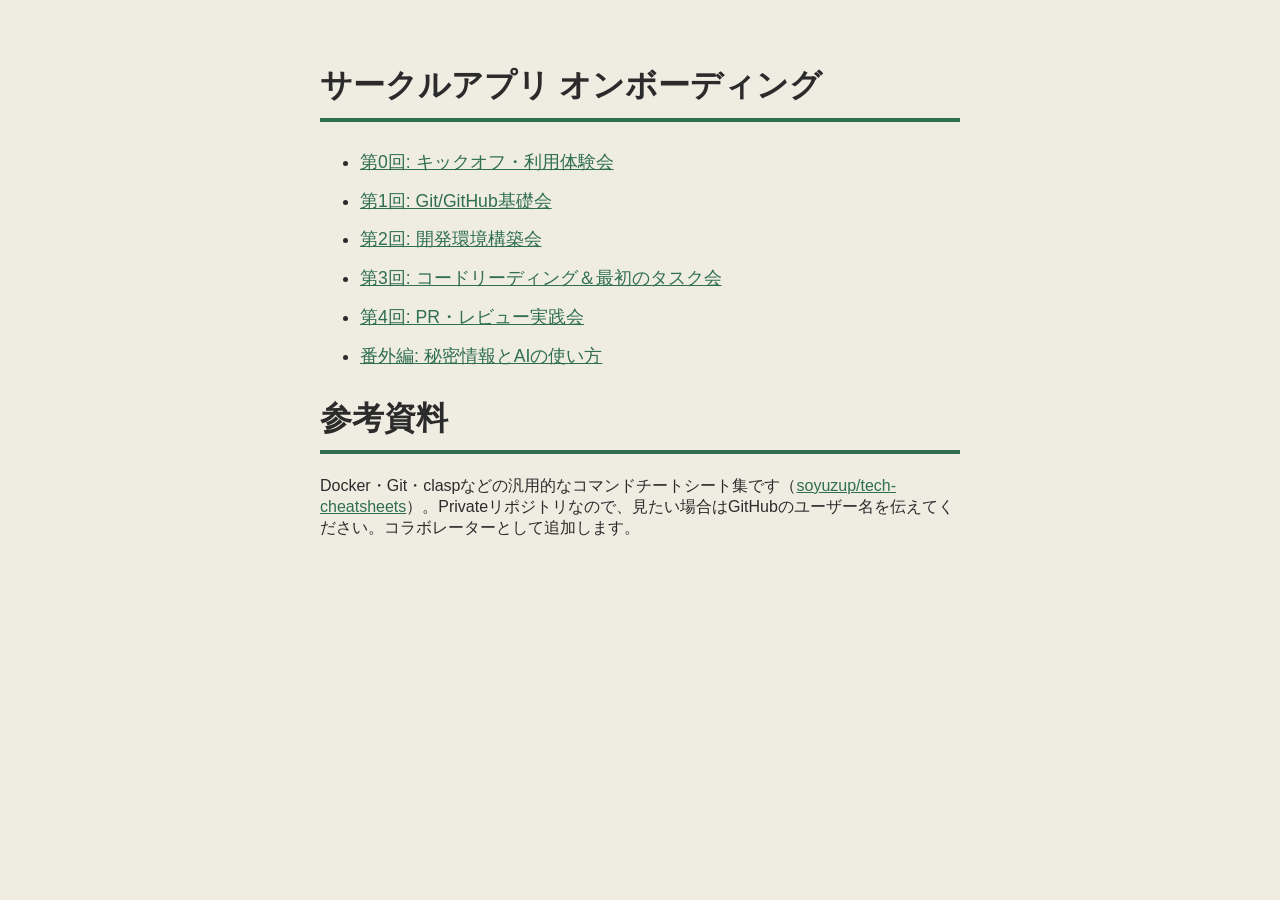
<file: index.html>
<!doctype html>
<html lang="ja">
<head>
<meta charset="UTF-8">
<title>サークルアプリ オンボーディング</title>
<style>
  body {
    font-family: "Hiragino Kaku Gothic ProN", "Yu Gothic", sans-serif;
    background: #efece2;
    color: #2b2b2b;
    max-width: 640px;
    margin: 4rem auto;
    padding: 0 1.5rem;
  }
  h1 { border-bottom: 4px solid #2f6f4f; padding-bottom: 0.6rem; }
  ul { line-height: 2.2; font-size: 1.1rem; }
  a { color: #2f6f4f; }
</style>
</head>
<body>
  <h1>サークルアプリ オンボーディング</h1>
  <ul>
    <li><a href="session0.html">第0回: キックオフ・利用体験会</a></li>
    <li><a href="session1.html">第1回: Git/GitHub基礎会</a></li>
    <li><a href="session2.html">第2回: 開発環境構築会</a></li>
    <li><a href="session3.html">第3回: コードリーディング＆最初のタスク会</a></li>
    <li><a href="session4.html">第4回: PR・レビュー実践会</a></li>
    <li><a href="session5.html">番外編: 秘密情報とAIの使い方</a></li>
  </ul>

  <h1>参考資料</h1>
  <p>Docker・Git・claspなどの汎用的なコマンドチートシート集です（<a href="https://github.com/soyuzup/tech-cheatsheets" target="_blank">soyuzup/tech-cheatsheets</a>）。Privateリポジトリなので、見たい場合はGitHubのユーザー名を伝えてください。コラボレーターとして追加します。</p>
</body>
</html>
</file>
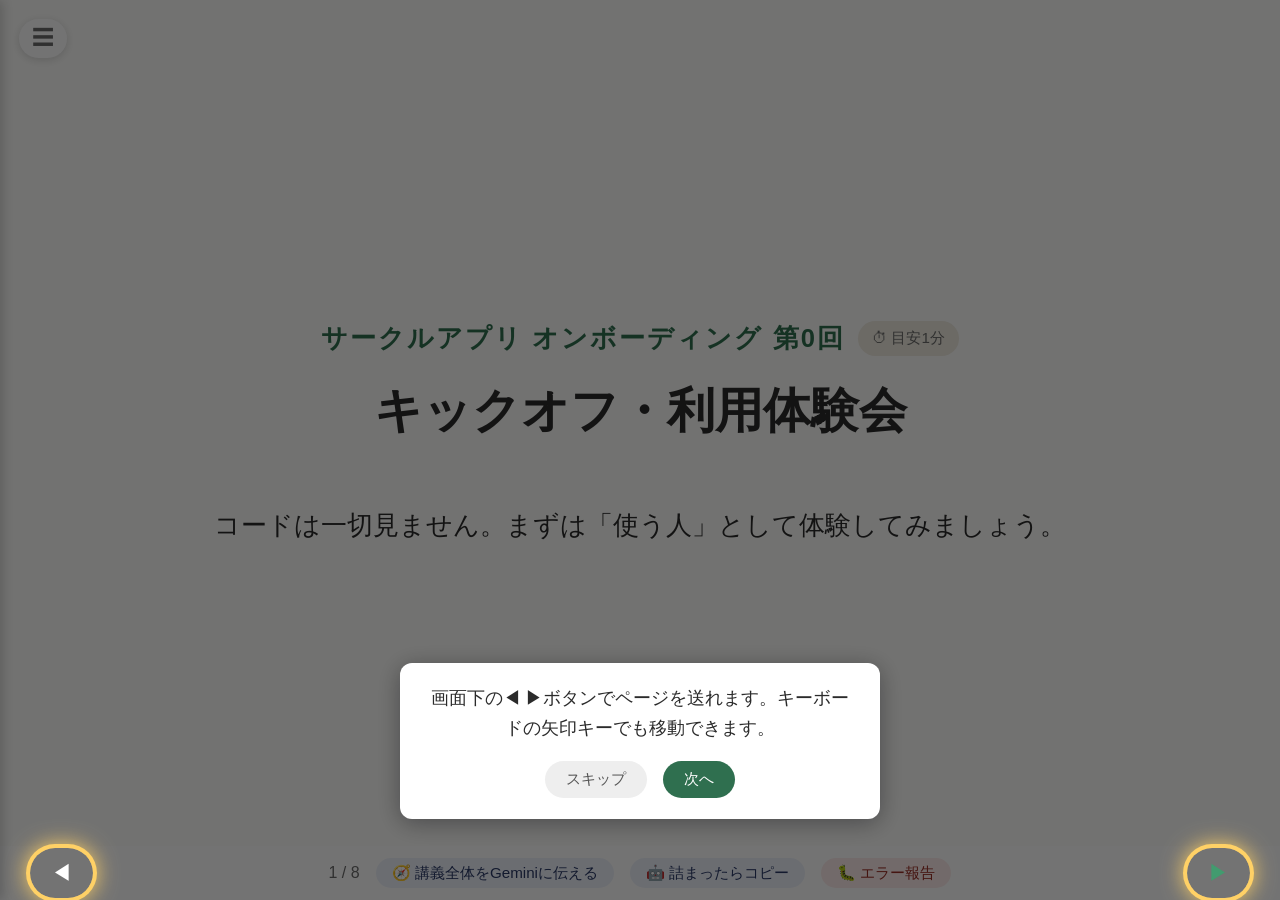
<file: session0.html>
<!DOCTYPE html>
<html lang="ja">
<head>
<meta charset="UTF-8">
<meta name="viewport" content="width=device-width, initial-scale=1">
<title>第0回 キックオフ・利用体験会</title>
<link rel="stylesheet" href="assets/css/common.css">
<style>
  .step-card { font-size: 1.6rem; }

  .tutorial-overlay {
    display: none;
    position: fixed;
    inset: 0;
    background: rgba(0,0,0,0.55);
    z-index: 500;
    align-items: flex-end;
    justify-content: center;
    padding-bottom: 9vh;
  }
  .tutorial-overlay.active { display: flex; }
  .tutorial-box {
    background: #fff;
    border-radius: 12px;
    padding: 1.3rem 1.7rem;
    max-width: 90vw;
    width: 480px;
    box-shadow: 0 4px 24px rgba(0,0,0,0.35);
    text-align: center;
  }
  .tutorial-text {
    font-size: 1.1rem;
    line-height: 1.7;
    margin: 0 0 1.1rem;
    color: var(--text);
  }
  .tutorial-controls {
    display: flex;
    justify-content: center;
    gap: 1rem;
  }
  .tutorial-controls button {
    border: none;
    border-radius: 999px;
    padding: 0.5rem 1.3rem;
    font-size: 0.95rem;
    cursor: pointer;
  }
  .tutorial-controls .skip-btn { background: #eee; color: #555; }
  .tutorial-controls .next-btn { background: var(--accent); color: #fff; }
  .tutorial-spotlight {
    position: fixed;
    z-index: 501;
    box-shadow: 0 0 0 4px #ffd166, 0 0 20px 5px rgba(255,209,102,0.85);
    border-radius: 999px;
    pointer-events: none;
  }
  .tutorial-lit {
    position: relative;
    z-index: 502;
    filter: brightness(1.4);
  }

  @media (max-width: 600px) {
    .tutorial-text { font-size: 0.95rem; }
    .tutorial-box { padding: 1rem 1.2rem; }
  }
</style>
</head>
<body>

  <button class="menu-btn" id="menuBtn" onclick="toggleMenu()">☰</button>
  <div class="drawer-backdrop" id="drawerBackdrop" onclick="closeMenu()"></div>
  <div class="help-overlay" id="helpOverlay">
    <div class="help-box">
      <p>画面下の🧭ボタンを押すと、この講義全体の内容がコピーされます。まず新しいGeminiのチャットに貼り付けてください。分からないページが出てきたら、そのページで🤖ボタンを押して、同じチャットの続きに貼り付けて質問できます。</p>
      <button onclick="closeHelp()">閉じる</button>
    </div>
  </div>
  <nav class="side-drawer" id="sideDrawer">
    <a href="index.html">📚 一覧へ</a>
    <a href="#" onclick="showHelp(); return false;">❓ 使い方</a>
    <a href="session0.html" data-session="session0.html">第0回: キックオフ・利用体験会</a>
    <a href="session1.html" data-session="session1.html">第1回: Git/GitHub基礎会</a>
    <a href="session2.html" data-session="session2.html">第2回: 開発環境構築会</a>
    <a href="session3.html" data-session="session3.html">第3回: コードリーディング＆最初のタスク会</a>
    <a href="session4.html" data-session="session4.html">第4回: PR・レビュー実践会</a>
    <a href="session5.html" data-session="session5.html">番外編: 秘密情報とAIの使い方</a>
  </nav>

  <div class="slide active center">
    <p class="kicker" style="justify-content:center; gap:0.8rem;">サークルアプリ オンボーディング 第0回<span class="time-badge">⏱ 目安1分</span></p>
    <h1>キックオフ・利用体験会</h1>
    <p>コードは一切見ません。まずは「使う人」として体験してみましょう。</p>
  </div>

  <div class="slide">
    <p class="kicker">今日のゴール<span class="time-badge">⏱ 目安2分</span></p>
    <h1>今日やること</h1>
    <ul>
      <li>このアプリが何のために作られたのかを知る</li>
      <li>実際に自分で部員登録フォームを入力してみる</li>
      <li>入力したデータが裏側でどう扱われているかを見る</li>
      <li>これから一緒に進めていく開発の全体像をざっくり知る</li>
    </ul>
    <div class="note">コードやGitの話は次回（第1回）から。今日は「利用者目線」だけでOKです。</div>
  </div>

  <div class="slide">
    <p class="kicker">背景<span class="time-badge">⏱ 目安5分</span></p>
    <h1>なぜこのアプリを作っているのか</h1>
    <p>
      これまで先代が作ったエクセルマクロでの書類作成を利用した名簿管理と書類作成をしてきましたが、引継ぎの過程で不備が生じてきて、開発のし直しが必要な状況です。
      
    </p>
    <p>
      このアプリは、サークルの部員情報、共装情報等を含めたデータの一元管理と作業の簡易化を目指しています。
      願いとしては、常に皆さんが、自分の手で、今必要なアプリケーションを維持していっていただきたいです。
    </p>
  </div>

  <div class="slide">
    <p class="kicker">実践<span class="time-badge">⏱ 目安10分</span></p>
    <h1>実際に触ってみよう</h1>
    <div class="step-card"><span class="num">1</span>下のURLをブラウザで開く</div>
    <div class="step-card"><span class="num">2</span>「新規登録」を選ぶ</div>
    <div class="step-card"><span class="num">3</span>基本情報 → 所属情報 → 連絡先 → 緊急連絡先、の順に入力していく</div>
    <div class="step-card"><span class="num">4</span>確認画面が出たら内容を見て送信する</div>
    <img class="slide-img" src="assets/images/session0/フォーム画面.png" alt="部員登録フォームの画面">
    <div class="note">URLはこのスライドには載せていません。横野から直接（LINEなど）共有された本番URLを使ってください。</div>
    <div class="note">練習用なので、内容は仮のものでOKです（本名でなくても構いません）。<br>起動に時間がかかります。2分ほど見ていただけますとひらけると思います。</div>
  </div>

  <div class="slide">
    <p class="kicker">裏側を見てみる<span class="time-badge">⏱ 目安5分</span></p>
    <h1>送信すると何が起きているか</h1>
    <p>今入力してもらった内容は、Googleスプレッドシートに自動で1行追加されています。</p>
    <ul>
      <li>今の版（V1）は Flask というPythonの仕組みで動いている</li>
      <li>送信されたデータは gspread という仕組みでスプレッドシートに書き込まれる</li>
      <li>この画面共有で、実際に増えた行を一緒に見てみましょう</li>
    </ul>
    <img class="slide-img" src="assets/images/session0/名簿.png" alt="スプレッドシートの名簿画面">
    <div class="note">スプレッドシートへのアクセス権はまだ渡していないので、今日は画面共有で確認します。</div>
  </div>

  <div class="slide">
    <p class="kicker">これから<span class="time-badge">⏱ 目安5分</span></p>
    <h1>今後の展望（ざっくり）</h1>
    <ul>
      <li>今の版（Flask + Render）は最初の一歩として作ったもの</li>
      <li>次のフェーズとして、GAS（Google Apps Script）＋ React という構成に作り替えていく計画</li>
      <li>無料で恒久的に運用でき、GitHubで公開して一緒に開発を進められるようにするのが狙い</li>
    </ul>
    <p style="font-size:1.3rem;">詳しくは今後の回で、実際のコードやREADME（設計ドキュメント）を少しずつ一緒に読んでいきます。要件定義書は最終回（第4回）終了時にお渡しします。</p>
  </div>

  <div class="slide">
    <p class="kicker">次回予告<span class="time-badge">⏱ 目安3分</span></p>
    <h1>第1回：Git/GitHub基礎会</h1>
    <ul>
      <li>GitHubアカウントを作る</li>
      <li>このプロジェクトのGitHub Organizationに招待する</li>
      <li>実際に小さなPR（自己紹介ファイルの追加）を1本出してみる</li>
    </ul>
    <div class="note">事前準備：もしよければ、ノートPCとGoogleアカウントを用意しておいてください。</div>
  </div>

  <div class="slide center">
    <p class="kicker" style="justify-content:center; gap:0.8rem;">まとめ・アンケート<span class="time-badge">⏱ 目安3分</span></p>
    <h1>おつかれさまでした！</h1>
    <p>質問があればなんでもどうぞ。次回もよろしくお願いします。</p>
    <p style="margin-top:1.5rem;">最後に、今日の内容についてアンケートにご協力ください。</p>
    <p>
      <a class="link" href="https://docs.google.com/forms/d/e/1FAIpQLSdhu6gPgrC2ati7JCh4wXHtyy797bVsowJidA8M6nLKOV5tzQ/viewform?usp=header" target="_blank">https://docs.google.com/forms/d/e/1FAIpQLSdhu6gPgrC2ati7JCh4wXHtyy797bVsowJidA8M6nLKOV5tzQ/viewform</a>
    </p>
    <div class="note">正直に答えてもらえればOKです。今後の講義のペース・難易度を合わせるために使います。</div>
  </div>

<div class="slide-footer">
  <button id="prevBtn" onclick="go(-1)">◀</button>
  <div class="footer-center">
    <span id="count"></span>
    <button id="copyAllBtn" class="gemini-btn" onclick="copyAllPrompt()">🧭 <span class="btn-label">講義全体をGeminiに伝える</span></button>
    <button id="copySlideBtn" class="gemini-btn" onclick="copySlidePrompt()">🤖 <span class="btn-label">詰まったらコピー</span></button>
    <button id="reportErrorBtn" class="report-btn" onclick="reportError()">🐛 <span class="btn-label">エラー報告</span></button>
  </div>
  <button id="nextBtn" onclick="go(1)">▶</button>
</div>

<div class="tutorial-overlay" id="tutorialOverlay">
  <div id="tutorialSpotlights"></div>
  <div class="tutorial-box">
    <p class="tutorial-text" id="tutorialText"></p>
    <div class="tutorial-controls">
      <button class="skip-btn" onclick="skipTutorial()">スキップ</button>
      <button class="next-btn" id="tutorialNextBtn" onclick="nextTutorialStep()">次へ</button>
    </div>
  </div>
</div>

<script>
  const slides = document.querySelectorAll('.slide');
  let idx = 0;

  function render() {
    slides.forEach((s, i) => s.classList.toggle('active', i === idx));
    document.getElementById('count').textContent = (idx + 1) + ' / ' + slides.length;
    document.getElementById('prevBtn').disabled = idx === 0;
    document.getElementById('nextBtn').disabled = idx === slides.length - 1;
    document.getElementById('copyAllBtn').style.display = idx === 0 ? 'inline-block' : 'none';
  }

  function go(delta) {
    idx = Math.min(Math.max(idx + delta, 0), slides.length - 1);
    render();
  }

  function slideText(el) {
    return el.textContent.replace(/\s+/g, ' ').trim();
  }

  function copyToClipboard(text, btn) {
    navigator.clipboard.writeText(text).then(() => {
      const original = btn.textContent;
      btn.textContent = '✅ コピーしました';
      setTimeout(() => { btn.textContent = original; }, 2000);
    });
  }

  function copySlidePrompt() {
    const content = slideText(slides[idx]);
    const prompt = 'サークルアプリ開発の研修講義のスライドを見ています。\n\n'
      + '【このページの内容】\n' + content + '\n\n'
      + '【分からない点】\n（ここに具体的に何が分からないかを書いてください）\n\n'
      + '上記を踏まえて、プログラミング未経験者にも分かるように、専門用語を避けて易しく説明してください。';
    copyToClipboard(prompt, document.getElementById('copySlideBtn'));
  }

  function copyAllPrompt() {
    const allText = Array.from(slides).map((s, i) => 'ページ' + (i + 1) + ': ' + slideText(s)).join('\n\n');
    const prompt = '以下は「サークルアプリ開発 オンボーディング」というオンライン講義のスライド全体の内容です。\n\n'
      + allText + '\n\n'
      + 'この内容を覚えておいてください。これから私が個別の質問をするので、'
      + 'プログラミング未経験者にも分かるように、専門用語を避けて易しく答えてください。';
    copyToClipboard(prompt, document.getElementById('copyAllBtn'));
  }

  function reportError() {
    const kicker = slides[idx].querySelector('.kicker');
    const h1 = slides[idx].querySelector('h1');
    const kickerLabel = kicker ? kicker.childNodes[0].textContent.trim() : '';
    const pageLabel = kickerLabel + (h1 ? ' / ' + h1.textContent.trim() : '');
    const title = encodeURIComponent(`[エラー報告] ${document.title} - ${pageLabel}`);
    const body = encodeURIComponent(
      `## どのページで\n${pageLabel}（${idx + 1} / ${slides.length}ページ目）\n\n` +
      `## 実行したコマンド\n\`\`\`\n（ここに貼り付け）\n\`\`\`\n\n` +
      `## 出たエラーメッセージ\n\`\`\`\n（ここに貼り付け）\n\`\`\`\n\n` +
      `## 環境\n（Codespaces / ローカルDocker Desktop / ローカルDocker Engine など）`
    );
    window.open(`https://github.com/HUWA253/onboarding-slides/issues/new?title=${title}&body=${body}`, '_blank');
  }

  document.addEventListener('keydown', (e) => {
    if (e.key === 'ArrowRight' || e.key === ' ') go(1);
    if (e.key === 'ArrowLeft') go(-1);
  });

  render();

  const tutorialSteps = [
    {
      targets: ['prevBtn', 'nextBtn'],
      text: '画面下の◀ ▶ボタンでページを送れます。キーボードの矢印キーでも移動できます。'
    },
    {
      targets: ['copyAllBtn', 'copySlideBtn'],
      text: '🧭ボタンで、この講義全体の内容をGeminiに伝えられます。🤖ボタンは、詰まったページの内容をコピーしてGeminiに質問する時に使います。'
    },
    {
      targets: ['reportErrorBtn'],
      text: '🐛ボタンで、コマンドを実行して出たエラーを報告できます。後から自分の操作ミスだったと分かっても構わないので、気にせず報告してください。'
    }
  ];
  let tutorialStep = 0;
  let litElements = [];

  function positionSpotlight(targetIds) {
    litElements.forEach(el => el.classList.remove('tutorial-lit'));
    litElements = [];

    const container = document.getElementById('tutorialSpotlights');
    container.innerHTML = '';

    const els = targetIds.map(id => document.getElementById(id)).filter(Boolean);
    els.forEach(el => {
      const r = el.getBoundingClientRect();
      const spot = document.createElement('div');
      spot.className = 'tutorial-spotlight';
      spot.style.left = (r.left - 8) + 'px';
      spot.style.top = (r.top - 6) + 'px';
      spot.style.width = (r.width + 16) + 'px';
      spot.style.height = (r.height + 12) + 'px';
      container.appendChild(spot);

      el.classList.add('tutorial-lit');
      litElements.push(el);
    });
  }

  function showTutorialStep() {
    const step = tutorialSteps[tutorialStep];
    positionSpotlight(step.targets);
    document.getElementById('tutorialText').textContent = step.text;
    document.getElementById('tutorialNextBtn').textContent =
      tutorialStep === tutorialSteps.length - 1 ? 'はじめる' : '次へ';
  }

  function nextTutorialStep() {
    tutorialStep++;
    if (tutorialStep >= tutorialSteps.length) {
      endTutorial();
    } else {
      showTutorialStep();
    }
  }

  function skipTutorial() {
    endTutorial();
  }

  function endTutorial() {
    document.getElementById('tutorialOverlay').classList.remove('active');
    litElements.forEach(el => el.classList.remove('tutorial-lit'));
    litElements = [];
    document.getElementById('tutorialSpotlights').innerHTML = '';
    try { localStorage.setItem('circleApp_tutorialSeen', '1'); } catch (e) {}
  }

  function startTutorialIfNeeded() {
    let seen = false;
    try { seen = localStorage.getItem('circleApp_tutorialSeen') === '1'; } catch (e) {}
    if (!seen) {
      tutorialStep = 0;
      showTutorialStep();
      document.getElementById('tutorialOverlay').classList.add('active');
    }
  }

  startTutorialIfNeeded();

  function toggleMenu() {
    document.getElementById('sideDrawer').classList.toggle('open');
    document.getElementById('drawerBackdrop').classList.toggle('open');
  }
  function showHelp() {
    closeMenu();
    document.getElementById('helpOverlay').classList.add('active');
  }
  function closeHelp() {
    document.getElementById('helpOverlay').classList.remove('active');
  }
  function closeMenu() {
    document.getElementById('sideDrawer').classList.remove('open');
    document.getElementById('drawerBackdrop').classList.remove('open');
  }
  (function highlightCurrentSession() {
    const current = location.pathname.split('/').pop();
    document.querySelectorAll('.side-drawer a[data-session]').forEach((a) => {
      if (a.getAttribute('data-session') === current) a.classList.add('active');
    });
  })();
  (function setupMenuHover() {
    const menuBtn = document.getElementById('menuBtn');
    const drawer = document.getElementById('sideDrawer');
    let closeTimer;
    const openMenu = () => {
      clearTimeout(closeTimer);
      drawer.classList.add('open');
      document.getElementById('drawerBackdrop').classList.add('open');
    };
    const scheduleClose = () => { closeTimer = setTimeout(closeMenu, 300); };
    menuBtn.addEventListener('mouseenter', openMenu);
    menuBtn.addEventListener('mouseleave', scheduleClose);
    drawer.addEventListener('mouseenter', () => clearTimeout(closeTimer));
    drawer.addEventListener('mouseleave', scheduleClose);
  })();
</script>

</body>
</html>
</file>
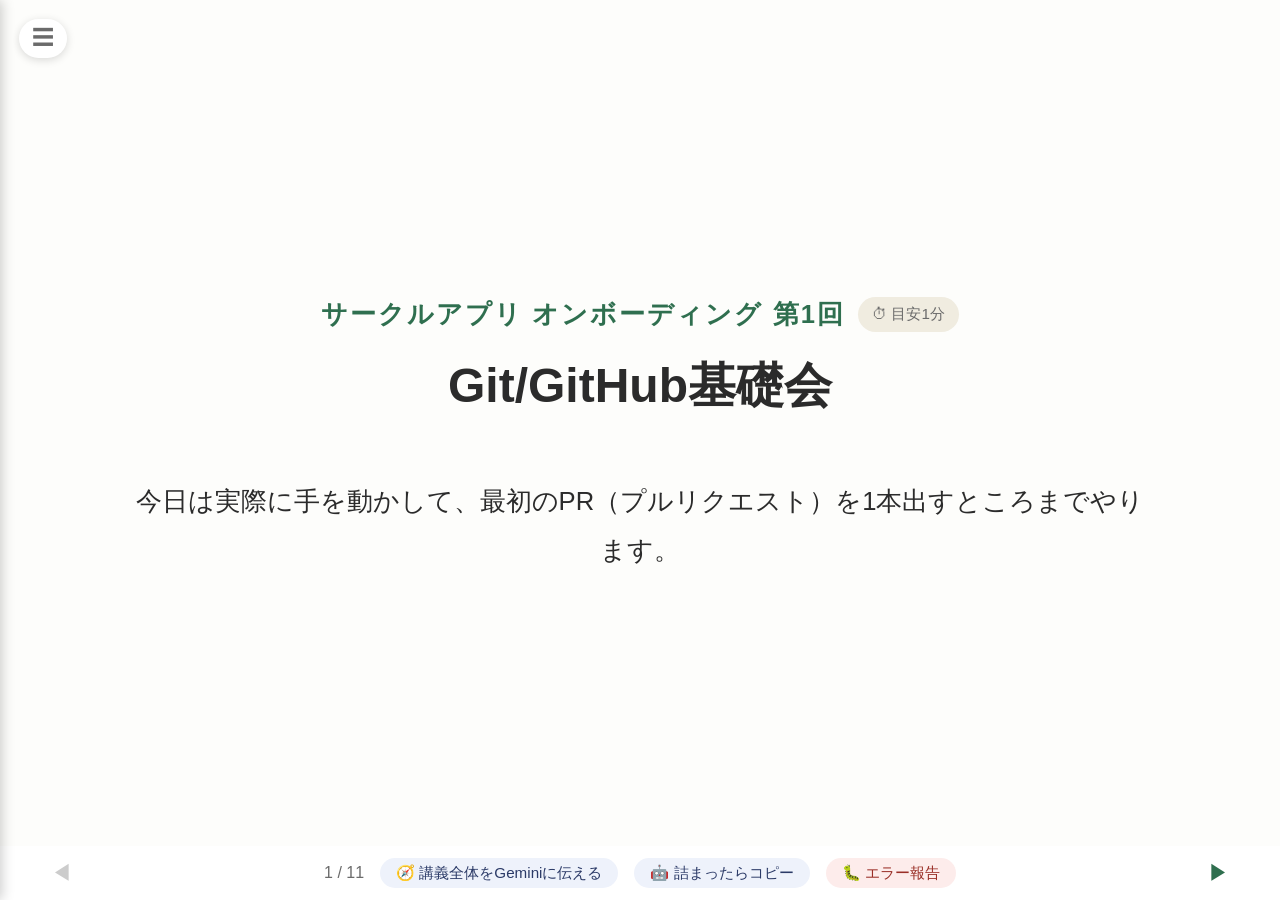
<file: session1.html>
<!DOCTYPE html>
<html lang="ja">
<head>
<meta charset="UTF-8">
<meta name="viewport" content="width=device-width, initial-scale=1">
<title>第1回 Git/GitHub基礎会</title>
<link rel="stylesheet" href="assets/css/common.css">
<style>
  .step-card { font-size: 1.6rem; }

  .term-grid {
    display: grid;
    grid-template-columns: repeat(auto-fit, minmax(240px, 1fr));
    gap: 1rem 2rem;
  }
  .term-card {
    background: #f5f2e8;
    border: 1px solid var(--border);
    border-radius: 10px;
    padding: 1rem 1.3rem;
    min-width: 0;
  }
  .term-card .term {
    font-weight: bold;
    color: var(--accent);
    font-size: 1.4rem;
  }
  .term-card .desc {
    font-size: 1.15rem;
    margin-top: 0.3rem;
    line-height: 1.6;
    overflow-wrap: break-word;
  }
  code {
    background: #f0ece0;
    padding: 0.1rem 0.5rem;
    border-radius: 4px;
    font-size: 0.9em;
    overflow-wrap: anywhere;
  }

  @media (max-width: 600px) {
    .term-grid { grid-template-columns: 1fr; }
    .term-card .term { font-size: 1.1rem; }
    .term-card .desc { font-size: 0.95rem; }
    .cmd { font-size: 1rem; }
  }
</style>
</head>
<body>

  <button class="menu-btn" id="menuBtn" onclick="toggleMenu()">☰</button>
  <div class="drawer-backdrop" id="drawerBackdrop" onclick="closeMenu()"></div>
  <div class="help-overlay" id="helpOverlay">
    <div class="help-box">
      <p>画面下の🧭ボタンを押すと、この講義全体の内容がコピーされます。まず新しいGeminiのチャットに貼り付けてください。分からないページが出てきたら、そのページで🤖ボタンを押して、同じチャットの続きに貼り付けて質問できます。</p>
      <button onclick="closeHelp()">閉じる</button>
    </div>
  </div>
  <nav class="side-drawer" id="sideDrawer">
    <a href="index.html">📚 一覧へ</a>
    <a href="#" onclick="showHelp(); return false;">❓ 使い方</a>
    <a href="session0.html" data-session="session0.html">第0回: キックオフ・利用体験会</a>
    <a href="session1.html" data-session="session1.html">第1回: Git/GitHub基礎会</a>
    <a href="session2.html" data-session="session2.html">第2回: 開発環境構築会</a>
    <a href="session3.html" data-session="session3.html">第3回: コードリーディング＆最初のタスク会</a>
    <a href="session4.html" data-session="session4.html">第4回: PR・レビュー実践会</a>
    <a href="session5.html" data-session="session5.html">番外編: 秘密情報とAIの使い方</a>
  </nav>

  <div class="slide active center">
    <p class="kicker" style="justify-content:center; gap:0.8rem;">サークルアプリ オンボーディング 第1回<span class="time-badge">⏱ 目安1分</span></p>
    <h1>Git/GitHub基礎会</h1>
    <p>今日は実際に手を動かして、最初のPR（プルリクエスト）を1本出すところまでやります。</p>
  </div>

  <div class="slide">
    <p class="kicker">今日のゴール<span class="time-badge">⏱ 目安2分</span></p>
    <h1>今日やること</h1>
    <ul>
      <li>GitHubアカウントを作る</li>
      <li>このプロジェクトのGitHub Organizationに入る</li>
      <li>ブラウザだけでブランチを切り、自己紹介ファイルを追加するPRを1本出してみる</li>
    </ul>
    <div class="note">完璧に理解できなくてOK。「一連の流れを一度やったことがある」状態を今日のゴールにします。</div>
  </div>

  <div class="slide">
    <p class="kicker">そもそも<span class="time-badge">⏱ 目安5分</span></p>
    <h1>Git / GitHub って何？</h1>
    <p>
      <strong>Git</strong>：ファイルの変更履歴を記録する仕組み（自分のPCの中で完結する）。
      「いつ・誰が・何を変えたか」を全部記録できるので、間違えても前の状態に戻せます。
    </p>
    <p>
      <strong>GitHub</strong>：Gitの履歴をインターネット上に置いて、みんなで共有・共同編集するためのサービス。
      Google Driveでファイルを共有する感覚に近いですが、「誰が何を変えたか」がもっと厳密に記録されます。
    </p>
  </div>

  <div class="slide">
    <p class="kicker">今日使う用語<span class="time-badge">⏱ 目安5分</span></p>
    <h1>覚えておきたい4つの言葉</h1>
    <div class="term-grid">
      <div class="term-card">
        <div class="term">リポジトリ (repository)</div>
        <div class="desc">プロジェクトの中身が入った箱。「フォルダ＋変更履歴」のイメージ</div>
      </div>
      <div class="term-card">
        <div class="term">コミット (commit)</div>
        <div class="desc">「ここまでの変更を記録します」というスナップショット</div>
      </div>
      <div class="term-card">
        <div class="term">ブランチ (branch)</div>
        <div class="desc">本体（main）に影響を与えずに作業できる、自分用の枝分かれ</div>
      </div>
      <div class="term-card">
        <div class="term">プルリクエスト (PR)</div>
        <div class="desc">「この変更を本体に取り込んでください」というお願い・提案</div>
      </div>
    </div>
  </div>

  <div class="slide">
    <p class="kicker">実践1<span class="time-badge">⏱ 目安5分</span></p>
    <h1>GitHubアカウントを作ろう</h1>
    <div class="step-card"><span class="num">1</span><a class="link" href="https://github.com/signup" target="_blank">https://github.com/signup</a> を開く</div>
    <div class="step-card"><span class="num">2</span>メールアドレス・パスワード・ユーザー名を入力</div>
    <div class="step-card"><span class="num">3</span>メール認証を済ませる</div>
    <div class="note">ユーザー名は今後ずっと使うものなので、あまり奇抜すぎない名前がおすすめです。</div>
  </div>

  <div class="slide">
    <p class="kicker">実践2<span class="time-badge">⏱ 目安3分</span></p>
    <h1>Organizationへの招待を受ける</h1>
    <div class="step-card"><span class="num">1</span>招待メールが届く（届いていなければ声をかけてください）</div>
    <div class="step-card"><span class="num">2</span>メール内の「Join」ボタンから参加を承認する</div>
    <div class="step-card"><span class="num">3</span>GitHub上でこのプロジェクトのリポジトリが見えるようになる</div>
  </div>

  <div class="slide">
    <p class="kicker">実践3<span class="time-badge">⏱ 目安3分</span></p>
    <h1>新しいブランチを切る</h1>
    <div class="step-card"><span class="num">1</span>リポジトリのページを開く</div>
    <div class="step-card"><span class="num">2</span>左上の「main」と書かれたブランチ切り替えボタンをクリック</div>
    <div class="step-card"><span class="num">3</span>好きなブランチ名（例: <code>add-自分の名前</code>）を入力して「Create branch」</div>
    <div class="note">ブランチは「本体（main）に影響を与えない自分専用の作業スペース」でした（前のスライド参照）。ここではブラウザだけで作れます。</div>
  </div>

  <div class="slide">
    <p class="kicker">実践4（メイン）<span class="time-badge">⏱ 目安15分</span></p>
    <h1>ファイルを作ってPRを出そう</h1>
    <div class="step-card"><span class="num">1</span>作ったブランチに切り替えた状態で「Add file」→「Create new file」</div>
    <div class="step-card"><span class="num">2</span>ファイル名の欄に <code>members/自分の名前.md</code> と入力（スラッシュを書くとフォルダも自動でできる）</div>
    <div class="step-card"><span class="num">3</span>自己紹介の内容を書く（名前・学年・好きな山など）</div>
    <div class="step-card"><span class="num">4</span>「Commit changes...」→ 対象ブランチが自分のブランチになっていることを確認して commit</div>
    <div class="step-card"><span class="num">5</span>表示される「Compare & pull request」からPRを作成する</div>
    <div class="note">全部ブラウザだけで完結します。ローカルにGitを入れる必要は今日はまだありません（それは次回、実際のコードを触う時に行います）。</div>
  </div>

  <div class="slide">
    <p class="kicker">PRを出したあと<span class="time-badge">⏱ 目安3分</span></p>
    <h1>この後どうなるか</h1>
    <ul>
      <li>先輩（ゆずこ）がPRの内容を確認（レビュー）する</li>
      <li>問題なければ「マージ」されて、本体（main）に取り込まれる</li>
      <li>修正が必要な場合はコメントが付くので、直してpushし直す</li>
    </ul>
    <div class="note">今回は練習用の自己紹介ファイルなので、気軽に出してもらって大丈夫です。</div>
  </div>

  <div class="slide">
    <p class="kicker">次回予告<span class="time-badge">⏱ 目安2分</span></p>
    <h1>第2回：開発環境構築会</h1>
    <ul>
      <li>自分のPCに開発用のツールを入れる</li>
      <li>自分専用のGoogleアプリスクリプト（GAS）プロジェクトを作る</li>
      <li>実際にアプリの画面が自分のPCで表示されるところまで確認する</li>
    </ul>
    <div class="note">事前準備：ノートPCとGoogleアカウントをご用意ください。</div>
  </div>

  <div class="slide center">
    <p class="kicker" style="justify-content:center; gap:0.8rem;">まとめ<span class="time-badge">⏱ 目安2分</span></p>
    <h1>おつかれさまでした！</h1>
    <p>PRが1本出せたら今日は大成功です。質問があればどうぞ。</p>
  </div>

<div class="slide-footer">
  <button id="prevBtn" onclick="go(-1)">◀</button>
  <div class="footer-center">
    <span id="count"></span>
    <button id="copyAllBtn" class="gemini-btn" onclick="copyAllPrompt()">🧭 <span class="btn-label">講義全体をGeminiに伝える</span></button>
    <button id="copySlideBtn" class="gemini-btn" onclick="copySlidePrompt()">🤖 <span class="btn-label">詰まったらコピー</span></button>
    <button id="reportErrorBtn" class="report-btn" onclick="reportError()">🐛 <span class="btn-label">エラー報告</span></button>
  </div>
  <button id="nextBtn" onclick="go(1)">▶</button>
</div>

<script>
  const slides = document.querySelectorAll('.slide');
  let idx = 0;

  function render() {
    slides.forEach((s, i) => s.classList.toggle('active', i === idx));
    document.getElementById('count').textContent = (idx + 1) + ' / ' + slides.length;
    document.getElementById('prevBtn').disabled = idx === 0;
    document.getElementById('nextBtn').disabled = idx === slides.length - 1;
    document.getElementById('copyAllBtn').style.display = idx === 0 ? 'inline-block' : 'none';
  }

  function go(delta) {
    idx = Math.min(Math.max(idx + delta, 0), slides.length - 1);
    render();
  }

  function slideText(el) {
    return el.textContent.replace(/\s+/g, ' ').trim();
  }

  function copyToClipboard(text, btn) {
    navigator.clipboard.writeText(text).then(() => {
      const original = btn.textContent;
      btn.textContent = '✅ コピーしました';
      setTimeout(() => { btn.textContent = original; }, 2000);
    });
  }

  function copySlidePrompt() {
    const content = slideText(slides[idx]);
    const prompt = 'サークルアプリ開発の研修講義のスライドを見ています。\n\n'
      + '【このページの内容】\n' + content + '\n\n'
      + '【分からない点】\n（ここに具体的に何が分からないかを書いてください）\n\n'
      + '上記を踏まえて、プログラミング未経験者にも分かるように、専門用語を避けて易しく説明してください。';
    copyToClipboard(prompt, document.getElementById('copySlideBtn'));
  }

  function copyAllPrompt() {
    const allText = Array.from(slides).map((s, i) => 'ページ' + (i + 1) + ': ' + slideText(s)).join('\n\n');
    const prompt = '以下は「サークルアプリ開発 オンボーディング」というオンライン講義のスライド全体の内容です。\n\n'
      + allText + '\n\n'
      + 'この内容を覚えておいてください。これから私が個別の質問をするので、'
      + 'プログラミング未経験者にも分かるように、専門用語を避けて易しく答えてください。';
    copyToClipboard(prompt, document.getElementById('copyAllBtn'));
  }

  function reportError() {
    const kicker = slides[idx].querySelector('.kicker');
    const h1 = slides[idx].querySelector('h1');
    const kickerLabel = kicker ? kicker.childNodes[0].textContent.trim() : '';
    const pageLabel = kickerLabel + (h1 ? ' / ' + h1.textContent.trim() : '');
    const title = encodeURIComponent(`[エラー報告] ${document.title} - ${pageLabel}`);
    const body = encodeURIComponent(
      `## どのページで\n${pageLabel}（${idx + 1} / ${slides.length}ページ目）\n\n` +
      `## 実行したコマンド\n\`\`\`\n（ここに貼り付け）\n\`\`\`\n\n` +
      `## 出たエラーメッセージ\n\`\`\`\n（ここに貼り付け）\n\`\`\`\n\n` +
      `## 環境\n（Codespaces / ローカルDocker Desktop / ローカルDocker Engine など）`
    );
    window.open(`https://github.com/HUWA253/onboarding-slides/issues/new?title=${title}&body=${body}`, '_blank');
  }

  document.addEventListener('keydown', (e) => {
    if (e.key === 'ArrowRight' || e.key === ' ') go(1);
    if (e.key === 'ArrowLeft') go(-1);
  });

  render();

  function toggleMenu() {
    document.getElementById('sideDrawer').classList.toggle('open');
    document.getElementById('drawerBackdrop').classList.toggle('open');
  }
  function showHelp() {
    closeMenu();
    document.getElementById('helpOverlay').classList.add('active');
  }
  function closeHelp() {
    document.getElementById('helpOverlay').classList.remove('active');
  }
  function closeMenu() {
    document.getElementById('sideDrawer').classList.remove('open');
    document.getElementById('drawerBackdrop').classList.remove('open');
  }
  (function highlightCurrentSession() {
    const current = location.pathname.split('/').pop();
    document.querySelectorAll('.side-drawer a[data-session]').forEach((a) => {
      if (a.getAttribute('data-session') === current) a.classList.add('active');
    });
  })();
  (function setupMenuHover() {
    const menuBtn = document.getElementById('menuBtn');
    const drawer = document.getElementById('sideDrawer');
    let closeTimer;
    const openMenu = () => {
      clearTimeout(closeTimer);
      drawer.classList.add('open');
      document.getElementById('drawerBackdrop').classList.add('open');
    };
    const scheduleClose = () => { closeTimer = setTimeout(closeMenu, 300); };
    menuBtn.addEventListener('mouseenter', openMenu);
    menuBtn.addEventListener('mouseleave', scheduleClose);
    drawer.addEventListener('mouseenter', () => clearTimeout(closeTimer));
    drawer.addEventListener('mouseleave', scheduleClose);
  })();
</script>

</body>
</html>
</file>
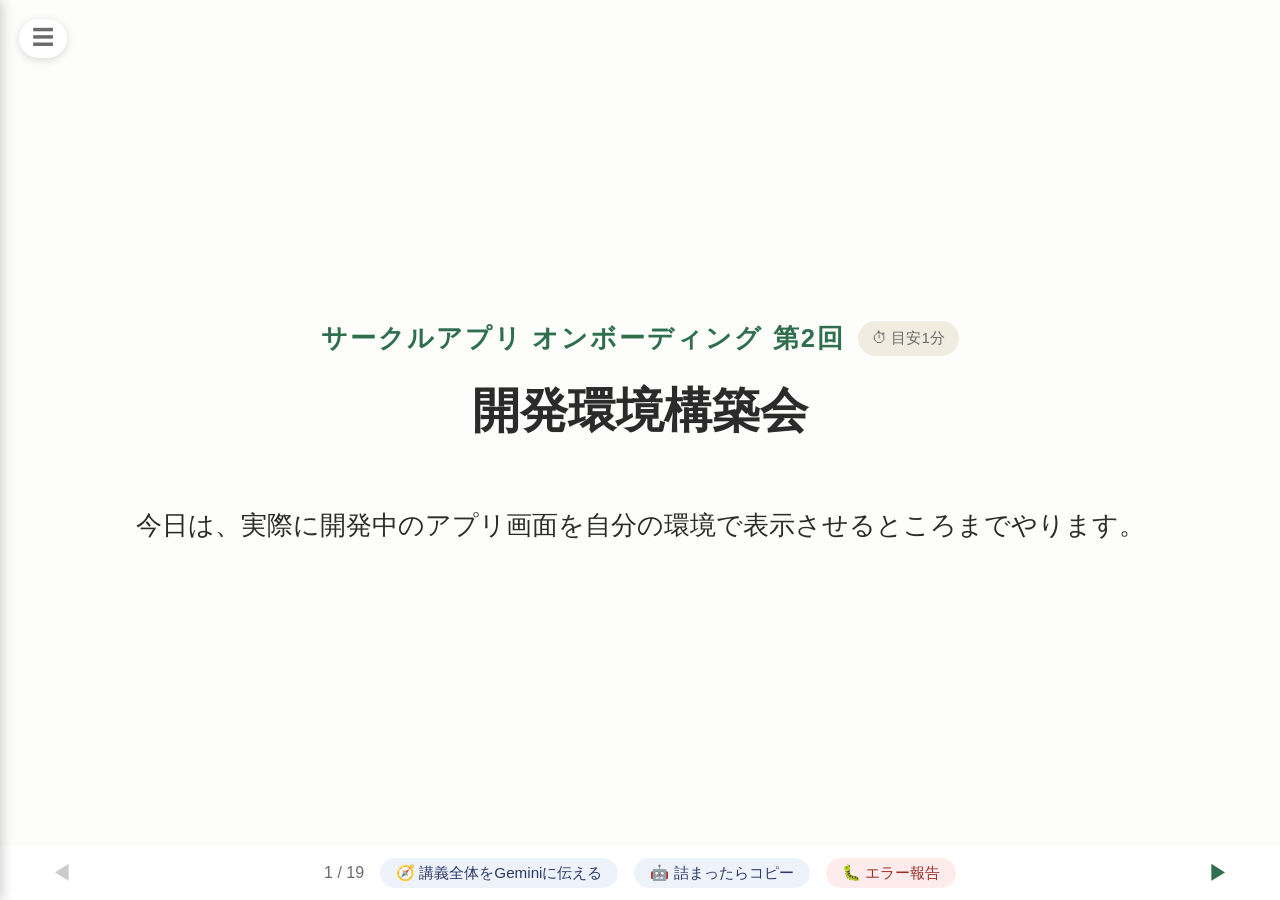
<file: session2.html>
<!DOCTYPE html>
<html lang="ja">
<head>
<meta charset="UTF-8">
<meta name="viewport" content="width=device-width, initial-scale=1">
<title>第2回 開発環境構築会</title>
<link rel="stylesheet" href="assets/css/common.css">
<style>
  .cmd {
    display: block;
    background: #2b2b2b;
    color: #e8f5e9;
    font-family: "Consolas", "Menlo", monospace;
    font-size: 1.3rem;
    border-radius: 8px;
    padding: 0.8rem 1.2rem;
    margin: 0.8rem 0 0;
    white-space: pre-wrap;
    overflow-wrap: anywhere;
  }
  .term-grid {
    display: grid;
    grid-template-columns: repeat(auto-fit, minmax(240px, 1fr));
    gap: 1rem 2rem;
  }
  .term-card {
    background: #f5f2e8;
    border: 1px solid var(--border);
    border-radius: 10px;
    padding: 1rem 1.3rem;
    min-width: 0;
  }
  .term-card .term {
    font-weight: bold;
    color: var(--accent);
    font-size: 1.4rem;
  }
  .term-card .desc {
    font-size: 1.1rem;
    margin-top: 0.3rem;
    line-height: 1.6;
    overflow-wrap: break-word;
  }
  code {
    background: #f0ece0;
    padding: 0.1rem 0.5rem;
    border-radius: 4px;
    font-size: 0.9em;
    overflow-wrap: anywhere;
  }

  details.more {
    margin-top: 1.2rem;
    background: #f5f2e8;
    border: 1px solid var(--border);
    border-radius: 10px;
    padding: 0.9rem 1.3rem;
  }
  details.more summary {
    cursor: pointer;
    font-weight: bold;
    color: var(--accent);
    font-size: 1.2rem;
  }
  details.more[open] summary { margin-bottom: 0.8rem; }
  details.more p { font-size: 1.15rem; line-height: 1.7; }
  details.more ol { font-size: 1.15rem; line-height: 1.7; padding-left: 1.4rem; }

  @media (max-width: 600px) {
    .term-card .term { font-size: 1.1rem; }
    .term-card .desc { font-size: 0.95rem; }
    .cmd { font-size: 1rem; }
    details.more summary { font-size: 1.05rem; }
    details.more p, details.more ol { font-size: 1rem; }
  }
</style>
</head>
<body>

  <button class="menu-btn" id="menuBtn" onclick="toggleMenu()">☰</button>
  <div class="drawer-backdrop" id="drawerBackdrop" onclick="closeMenu()"></div>
  <div class="help-overlay" id="helpOverlay">
    <div class="help-box">
      <p>画面下の🧭ボタンを押すと、この講義全体の内容がコピーされます。まず新しいGeminiのチャットに貼り付けてください。分からないページが出てきたら、そのページで🤖ボタンを押して、同じチャットの続きに貼り付けて質問できます。</p>
      <button onclick="closeHelp()">閉じる</button>
    </div>
  </div>
  <nav class="side-drawer" id="sideDrawer">
    <a href="index.html">📚 一覧へ</a>
    <a href="#" onclick="showHelp(); return false;">❓ 使い方</a>
    <a href="session0.html" data-session="session0.html">第0回: キックオフ・利用体験会</a>
    <a href="session1.html" data-session="session1.html">第1回: Git/GitHub基礎会</a>
    <a href="session2.html" data-session="session2.html">第2回: 開発環境構築会</a>
    <a href="session3.html" data-session="session3.html">第3回: コードリーディング＆最初のタスク会</a>
    <a href="session4.html" data-session="session4.html">第4回: PR・レビュー実践会</a>
    <a href="session5.html" data-session="session5.html">番外編: 秘密情報とAIの使い方</a>
  </nav>

  <div class="slide active center">
    <p class="kicker" style="justify-content:center; gap:0.8rem;">サークルアプリ オンボーディング 第2回<span class="time-badge">⏱ 目安1分</span></p>
    <h1>開発環境構築会</h1>
    <p>今日は、実際に開発中のアプリ画面を自分の環境で表示させるところまでやります。</p>
  </div>

  <div class="slide">
    <p class="kicker">今日のゴール<span class="time-badge">⏱ 目安2分</span></p>
    <h1>今日やること</h1>
    <ul>
      <li>自分に合った開発環境の始め方を選ぶ</li>
      <li>プロジェクトのコードを持ってくる（clone、またはCodespacesを起動）</li>
      <li>自分専用のGoogleアプリスクリプト（GAS）プロジェクトを作る</li>
      <li>画面にアプリが表示されるのを確認する</li>
    </ul>
    <div class="note">今日のゴールは「画面が出た！」を体験することです。</div>
  </div>

  <div class="slide">
    <p class="kicker">今日使う用語<span class="time-badge">⏱ 目安5分</span></p>
    <h1>覚えておきたい言葉</h1>
    <div class="term-grid">
      <div class="term-card">
        <div class="term">Docker（ドッカー）</div>
        <div class="desc">アプリが必要とする道具箱ごと、決まった小さな箱（コンテナ）を用意してくれる仕組み。Node.jsやnpmを自分のPCに直接入れなくても、この箱の中で動かせる</div>
      </div>
      <div class="term-card">
        <div class="term">Codespaces（コードスペース）</div>
        <div class="desc">GitHubが用意してくれる、ブラウザだけで使える開発環境。自分のPCには何も入れずに済む代わりに、無料で使える時間に月ごとの上限がある</div>
      </div>
      <div class="term-card">
        <div class="term">clone（クローン）</div>
        <div class="desc">GitHub上のリポジトリを、自分のPCにまるごとコピーしてくること。この後出てくる「GASプロジェクトを作る」こととは全くの別物なので注意</div>
      </div>
      <div class="term-card">
        <div class="term">clasp（クラスプ）</div>
        <div class="desc">自分のPCとGoogleアプリスクリプト(GAS)をつなぐための専用ツール。ローカル環境ではDockerの中から、Codespacesでは直接使います</div>
      </div>
    </div>
    <details class="more">
      <summary>もっと詳しく：Dockerの箱の中身って何？</summary>
      <p>「Dockerという名前の道具箱（コンテナ）」の中には、主に次の3つの道具が最初からセットされて入っています。</p>
      <ol>
        <li><strong>Node.js と npm</strong>：このアプリを動かすための「基本エンジン」と、開発に使う色々な部品（ライブラリ）を取り寄せる「便利なカタログ」</li>
        <li><strong>clasp</strong>：自分のパソコンからGoogleアプリスクリプト(GAS)に接続するための「専用のリモコン」。Googleが公式に配っているツールで、npmのカタログから取り寄せて使っています</li>
        <li><strong>Vite（ヴィート）</strong>：画面をブラウザに表示するための小さな案内所（Webサーバー）。これもnpmのカタログにある部品の1つです</li>
      </ol>
      <p>つまり「アプリのエンジン（Node.js/npm）」＋「Googleと通信するリモコン（clasp）」＋「画面を映す案内所（Vite）」が全部セットになった、このアプリ開発専用の「全部入りお道具箱」が、今回使っているコンテナの正体です。ちなみにVite・claspはどちらも「npmのカタログにある部品」で、Docker自身が特別に作ったものではありません。Dockerは、それらを取り寄せて動かす「箱」を提供しているだけです。</p>
    </details>
    <details class="more">
      <summary>もっと詳しく：なんでDockerを使わないといけないの？</summary>
      <p>Dockerを使わない場合、参加する人がそれぞれ自分のPCにNode.jsやnpmを個別にインストールする必要があります。バージョンが人によって微妙に違うと「私のPCでは動くのに、あなたのPCでは動かない」という事故が起きやすくなります。</p>
      <p>Dockerは「動かす環境」を丸ごと1つの箱にして配ってくれる仕組みです。誰のPCで動かしても中身は完全に同じになるので、この事故を防げます。今回Dockerを使っているのは、まさに「みんなの環境を揃える」ためです。</p>
      <p>ちなみにCodespacesを選んだ人は、この先Dockerを直接使いません。Codespaces自体がもう「決まった環境の箱」なので、その中でさらにDockerの箱を使う理由がないためです（詳しくは次のページの「もっと詳しく」参照）。</p>
    </details>
    <details class="more" style="background:#fdf3d6;border-color:#c9a227;">
      <summary>⚠️ 重要：「git clone」と「GASプロジェクトを作る」は全くの別物です</summary>
      <p>この後の手順で「プロジェクトのコード」と「自分専用のGASプロジェクト」という、似ているようで別の2つのものを扱います。</p>
      <ol>
        <li><strong>プロジェクトのコード</strong>：この後輩オンボーディングで開発している、みんなで共有するアプリ本体のコード。<code>git clone</code>（またはCodespacesを起動）で持ってくるもの</li>
        <li><strong>自分専用のGASプロジェクト</strong>：後で出てくる<code>npm run create</code>で作る、動作確認用にあなただけが触れるGoogleアプリスクリプトのプロジェクト。コードではなく、Google側に作られる「実行環境」</li>
      </ol>
      <p><strong>必ず1→2の順番で進めてください。</strong>先に2（GASプロジェクト）から作業を始めて、後からそこに`git init`するようなことはしないでください。プロジェクトのコード全体とは無関係の、あなた1人だけの履歴になってしまい、後でPRを作ろうとしても「何を変更したのか」が正しく表示されず、レビューできない状態になります。</p>
      <p>「あれ、自分は`git clone`した覚えがない」という場合は、そのまま作業を進めず、一度声をかけてください。</p>
    </details>
  </div>

  <div class="slide">
    <p class="kicker">環境を選ぶ<span class="time-badge">⏱ 目安5分</span></p>
    <h1>どこで開発するか選ぶ</h1>
    <div class="step-card" style="background:#eef2fb;border-color:#33509c;"><span class="num" style="background:#33509c;width:auto;height:auto;border-radius:999px;padding:0.2rem 0.7rem;line-height:normal;">推奨</span>まずは<strong>A. Codespaces</strong>から始めてください。自分のPCにはVSCode本体だけ入れれば、今日のゴールまで到達できます。</div>
    <div class="term-grid">
      <div class="term-card">
        <div class="term">A. Codespaces</div>
        <div class="desc">開発環境自体はブラウザで完結。ただしGoogleログインの手順だけ、自分のPCにVSCode本体＋Codespaces拡張機能が必要。無料枠は月60時間ほど</div>
      </div>
      <div class="term-card">
        <div class="term">B. ローカル＋Docker Desktop</div>
        <div class="desc">自分のPCにアプリ（GUI）を1つ入れる。時間制限なし。継続的にガッツリ関わる予定になってから、必要に応じて</div>
      </div>
      <div class="term-card">
        <div class="term">C. ローカル＋Docker Engine(WSL2)</div>
        <div class="desc">Windows限定の軽量版。空き容量が厳しい人・ターミナル操作に慣れている人向け</div>
      </div>
    </div>
    <div class="note">迷ったらA一択でOKです。後からいつでもローカル（B・C）に切り替えられます。<br>Aを選んだ人は次の2ページ、B・Cを選んだ人はその次から読んでください。</div>
  </div>

  <div class="slide">
    <p class="kicker">この後の準備<span class="time-badge">⏱ 目安3分</span></p>
    <h1>claspのGoogleログインについて</h1>
    <ul>
      <li>この後、<code>clasp</code>というツールからGoogleアカウントへのログインを求められます</li>
      <li><code>clasp</code>はGoogle自身が公式に配布しているオープンソースのツールで、怪しいものではありません</li>
      <li>ただし汎用ツールなので、実際にこのアプリが使う範囲より広めの権限（スプレッドシート、ドライブなど）を求めてきます</li>
    </ul>
    <div class="note">だからこそ、サークル共有アカウントや自分の本アカウントではなく、<strong>開発用に新しく作った捨てアカウント</strong>でログインしてください。何かあってもそのアカウント限りで済みます。</div>
    <div class="note" style="background:#fdf3d6;border-color:#c9a227;">途中で「User has not enabled the Apps Script API」のようなメッセージが出ることがあります。その場合は一旦無視してこの先の手順を進めてみてください。それでも詰まる場合は<a class="link" href="https://script.google.com/home/usersettings" target="_blank">script.google.com/home/usersettings</a>で「Google Apps Script API」をONにしてください。</div>
  </div>

  <div class="slide">
    <p class="kicker">Codespaces編 実践1<span class="time-badge">⏱ 目安5分</span></p>
    <h1>Codespacesを起動する</h1>
    <div class="step-card"><span class="num">1</span>GitHub上でリポジトリを開く</div>
    <div class="step-card"><span class="num">2</span>緑色の「Code」ボタン→「Codespaces」タブ→「Create codespace on main」</div>
    <div class="step-card"><span class="num">3</span>少し待つと、ブラウザの中にVSCodeそっくりの画面が開く</div>
    <div class="note">この画面の中に、もうVSCode・Git・Docker・Node.jsが全部入っています。自分のPCには何もインストールしていません。</div>
    <div class="note" style="background:#fdf3d6;border-color:#c9a227;">次のページの<code>npm run login</code>は、ブラウザのままだと認証がうまく通りません。自分のPCに<strong>VSCode本体（デスクトップアプリ）＋「Codespaces」拡張機能</strong>を入れて、「Codespaces」タブの「...」（ケバブメニュー）→「Open in Visual Studio Code」からこのCodespaceに接続し直してから次に進んでください（まだ入れていない場合は<a class="link" href="https://code.visualstudio.com/" target="_blank">code.visualstudio.com</a>からインストールしてください）。</div>
  </div>

  <div class="slide">
    <p class="kicker">Codespaces編 実践2（メイン）<span class="time-badge">⏱ 目安15分</span></p>
    <h1>ログイン〜画面表示まで</h1>
    <p>Codespacesでは<strong>Dockerを経由せず、直接</strong>コマンドを打っていきます。</p>
    <code class="cmd">npm install</code>
    <code class="cmd">npm run login</code>
    <code class="cmd">npm run create -- --title "自分の名前_dev"</code>
    <div class="note">ここで<a class="link" href="https://drive.google.com/" target="_blank">drive.google.com</a>を開いてみてください。今作ったばかりのGASプロジェクトが、自分のGoogleドライブにファイルとして増えているはずです。開くとスクリプトの中身も見られます。</div>
    <code class="cmd">npm run dev -- --host 0.0.0.0</code>
    <div class="step-card"><span class="num">1</span>画面下部の「PORTS」タブを開く</div>
    <div class="step-card"><span class="num">2</span>5173番のポートの行にある地球儀アイコンをクリック</div>
    <div class="step-card"><span class="num">3</span>新しいタブでアプリの画面が開く</div>
    <div class="note">URLは<code>localhost</code>ではなく<code>...app.github.dev</code>という形になりますが、動きは同じです。表示できたら今日は成功、このまま次のページ（任意）に進んでください。</div>
    <div class="note" style="background:#fdf3d6;border-color:#c9a227;">ログイン情報はプロジェクトフォルダの外（ホームディレクトリ）に保存されます。GitHubには上がりません。</div>
    <details class="more">
      <summary>もっと詳しく：さっき「Dockerの箱」の話をしたのに、なぜ直接実行するの？</summary>
      <p>Codespacesは、それ自体がもう「隔離された決まった環境の箱」になっています。その中でさらにDockerの箱を動かすと、箱の中に箱を入れる二重構造になります。実際に複数人の環境で、箱(コンテナ)の中から外部への通信がうまくいかない不具合が発生しました(試した範囲の通信が失敗しただけで、原因や発生条件・頻度は特定できていません)。</p>
      <p>Dockerを使う本来の目的は「参加者ごとのPCの環境差をなくすこと」ですが、Codespacesはもとから環境が揃っているので、その目的はDocker無しでも既に達成されています。なのでCodespacesでは素直に直接コマンドを打つ運用にしています。</p>
    </details>
  </div>

  <div class="slide">
    <p class="kicker">ローカル編 実践1<span class="time-badge">⏱ 目安5分</span></p>
    <h1>Dockerを準備する</h1>
    <p>BかCか、選んだ方だけ進めてください。</p>
    <div class="step-card"><span class="num">B</span>Docker Desktop: <a class="link" href="https://www.docker.com/products/docker-desktop/" target="_blank">https://www.docker.com/products/docker-desktop/</a> からダウンロードしてインストール</div>
    <div class="step-card"><span class="num">C</span>Docker Engine(WSL2内のターミナルで実行): <code>curl -fsSL https://get.docker.com | sudo sh</code></div>
    <div class="step-card"><span class="num">3</span>どちらを選んだ場合も、ターミナルで確認</div>
    <code class="cmd">docker --version</code>
    <code class="cmd">docker compose version</code>
    <div class="note">今回はNode.jsやnpmを自分のPCに直接インストールしません。Dockerさえ入っていれば、道具箱の中身は全部お任せできます。</div>
    <details class="more">
      <summary>もっと詳しく：docker と docker compose の違いは？</summary>
      <p><code>docker</code>は「コンテナ（箱）を1つ動かす」ための基本エンジン本体です。<code>docker --version</code>はこのエンジン自体のバージョン確認です。</p>
      <p><code>docker compose</code>は、その上に乗っている追加ツールで、<code>docker-compose.yml</code>という設定ファイルを読んで、必要な設定をまとめて起動・停止してくれます。今回使う<code>docker compose run</code>や<code>docker compose up</code>は、すべてこちらのツールのコマンドです。<code>docker compose version</code>はこのツール自体のバージョン確認で、両方入っていないと今回の手順は動きません。</p>
    </details>
  </div>

  <div class="slide">
    <p class="kicker">ローカル編 実践2<span class="time-badge">⏱ 目安5分</span></p>
    <h1>VSCodeをインストールする</h1>
    <div class="step-card"><span class="num">1</span><a class="link" href="https://code.visualstudio.com/" target="_blank">https://code.visualstudio.com/</a> からダウンロード</div>
    <div class="step-card"><span class="num">2</span>インストーラーを実行。基本は全部「Next」でOK</div>
    <div class="step-card"><span class="num">3</span>起動して、フォルダを開けることを確認する</div>
    <div class="note">これが今後コードを読み書きするための「本物のエディタ」です。メモ帳とはここでお別れです。</div>
  </div>

  <div class="slide">
    <p class="kicker">ローカル編 実践3<span class="time-badge">⏱ 目安5分</span></p>
    <h1>Gitをインストールする</h1>
    <div class="step-card"><span class="num">1</span><a class="link" href="https://git-scm.com/download/win" target="_blank">https://git-scm.com/download/win</a> を開き、インストーラーをダウンロード</div>
    <div class="step-card"><span class="num">2</span>インストーラーを実行。基本は全部「Next」でOK</div>
    <div class="step-card"><span class="num">3</span>PowerShell（またはVSCode内のターミナル）で確認</div>
    <code class="cmd">git --version</code>
    <div class="step-card"><span class="num">4</span>初回だけ、自分の名前とメールアドレスを設定</div>
    <code class="cmd">git config --global user.name "自分の名前"</code>
    <code class="cmd">git config --global user.email "自分のメールアドレス"</code>
    <div class="note">前回はブラウザだけでPRを出しましたが、実際のコードを触うにはローカルにもGitが必要です。WSLもUbuntuも不要です。</div>
  </div>

  <div class="slide">
    <p class="kicker">ローカル編 実践4<span class="time-badge">⏱ 目安5分</span></p>
    <h1>プロジェクトをcloneする</h1>
    <div class="step-card"><span class="num">1</span>作業したいフォルダに移動する（例: <code>cd ~/projects</code>）</div>
    <div class="step-card"><span class="num">2</span>以下のコマンドでリポジトリを持ってくる</div>
    <code class="cmd">git clone （リポジトリのURL）</code>
    <div class="step-card"><span class="num">3</span>できたフォルダをVSCodeで開く</div>
    <code class="cmd">cd （フォルダ名）</code>
    <code class="cmd">code .</code>
  </div>

  <div class="slide">
    <p class="kicker">ローカル編 実践5<span class="time-badge">⏱ 目安5分</span></p>
    <h1>自分のGoogleアカウントでログイン</h1>
    <p>ここからはDockerの中でコマンドを実行します。<code>-p 9797:9797</code>はログインの受け取り口（ポート）を一時的に開くためのおまじないです。</p>
    <code class="cmd">docker compose run --rm -p 9797:9797 dev npm run login</code>
    <div class="note" style="background:#fdf3d6;border-color:#c9a227;">既に<code>docker compose up</code>で画面を表示中の場合は、先にそちらを一度Ctrl+Cで止めてから実行してください（ポートが被るとエラーになります）。</div>
    <ul style="margin-top:1rem;">
      <li>ターミナルにURLが表示されます（自動ではブラウザが開きません）</li>
      <li>そのURLをコピーして、自分のブラウザで開く</li>
      <li>自分専用の開発環境用Googleアカウントでログイン→「許可」を選ぶ</li>
    </ul>
    <div class="note">サークル共有アカウントではなく、自分専用の開発用アカウントを使ってください。ログイン情報はプロジェクト内の<code>.clasp-creds</code>フォルダに保存され、GitHubには上がりません（.gitignore済み）。</div>
  </div>

  <div class="slide">
    <p class="kicker">ローカル編 実践6<span class="time-badge">⏱ 目安5分</span></p>
    <h1>自分専用のGASプロジェクトを作る</h1>
    <code class="cmd">docker compose run --rm dev npm run create -- --title "自分の名前_dev"</code>
    <div class="note">これで自分だけが触れる、練習用のGoogleアプリスクリプトのプロジェクトが1つできました。他の人のものとは完全に別物です。</div>
  </div>

  <div class="slide">
    <p class="kicker">補足<span class="time-badge">⏱ 目安2分</span></p>
    <h1>秘密情報はスクリプトプロパティへ</h1>
    <p>スプレッドシートのIDやパスワードなどの秘密情報は、コードに書かず、今作ったGASプロジェクトの「スクリプトプロパティ」に入れます。</p>
    <div class="note">今日の時点では設定しなくて大丈夫です。実際の開発で秘密情報を受け取る前に、<a class="link" href="session5.html">番外編: 秘密情報とAIの使い方</a> を読んでおいてください。</div>
  </div>

  <div class="slide">
    <p class="kicker">ローカル編 実践7（メイン）<span class="time-badge">⏱ 目安10分</span></p>
    <h1>自分のPCで画面を表示する</h1>
    <code class="cmd">docker compose up --build</code>
    <p style="margin-top:1rem;">表示されたURL（<code>http://localhost:5173</code> など）をブラウザで開いてください。初回はイメージのビルドで少し時間がかかります。</p>
    <div class="note">アプリの画面が表示されたら今日は成功です！コードを保存すると、この画面も自動で変わるようになっています。止めたい時はターミナルで Ctrl+C です。</div>
  </div>

  <div class="slide">
    <p class="kicker">（任意）実際にGASへ反映してみる<span class="time-badge">⏱ 目安10分</span></p>
    <h1>clasp pushの効果を見る</h1>
    <p>ここまでのログイン・GASプロジェクト作成は、実は今日見たローカルの画面表示そのものには使っていません。「じゃあ何のためにやったの？」と思った人は、ここで実際に試してみてください。</p>
    <code class="cmd">docker compose run --rm dev npm run push</code>
    <code class="cmd">docker compose run --rm dev sh -c "cd src && npx clasp deploy"</code>
    <div class="note">2つ目のコマンドの実行結果に <code>- （英数字の文字列） @1.</code> のような行が出ます。その英数字部分をコピーして、下のURLの◯◯に当てはめてブラウザで開いてください。</div>
    <code class="cmd">https://script.google.com/macros/s/◯◯/exec</code>
    <div class="note">さっき見たのと同じ画面が、今度はGoogleのサーバー上で動いているのが確認できたら成功です。これが今日設定したclaspの本当の役割です。</div>
  </div>

  <div class="slide">
    <p class="kicker">うまくいかない時は<span class="time-badge">⏱ 目安3分</span></p>
    <h1>詰まったら</h1>
    <ul>
      <li>エラーメッセージが出たら、まずそのまま読んでみる（意外と日本語や分かる単語が混ざっています）</li>
      <li>フッターの「🤖 詰まったらコピー」で、今のページの内容＋自分の状況をGeminiに聞いてみる</li>
      <li>それでも分からなければ遠慮なく声をかけてください</li>
    </ul>
  </div>

  <div class="slide">
    <p class="kicker">次回予告<span class="time-badge">⏱ 目安2分</span></p>
    <h1>第3回：コードリーディング＆最初のタスク会</h1>
    <ul>
      <li>設計書と実際のコードを一緒に読む</li>
      <li>小さめのタスクを1つ、一緒に手を動かして直してみる</li>
    </ul>
    <div class="note">事前準備：今日構築した開発環境がそのまま使えます。</div>
  </div>

  <div class="slide center">
    <p class="kicker" style="justify-content:center; gap:0.8rem;">まとめ<span class="time-badge">⏱ 目安2分</span></p>
    <h1>おつかれさまでした！</h1>
    <p>画面が出せたら大成功です。質問があればどうぞ。</p>
  </div>

<div class="slide-footer">
  <button id="prevBtn" onclick="go(-1)">◀</button>
  <div class="footer-center">
    <span id="count"></span>
    <button id="copyAllBtn" class="gemini-btn" onclick="copyAllPrompt()">🧭 <span class="btn-label">講義全体をGeminiに伝える</span></button>
    <button id="copySlideBtn" class="gemini-btn" onclick="copySlidePrompt()">🤖 <span class="btn-label">詰まったらコピー</span></button>
    <button id="reportErrorBtn" class="report-btn" onclick="reportError()">🐛 <span class="btn-label">エラー報告</span></button>
  </div>
  <button id="nextBtn" onclick="go(1)">▶</button>
</div>

<script>
  const slides = document.querySelectorAll('.slide');
  let idx = 0;

  function render() {
    slides.forEach((s, i) => s.classList.toggle('active', i === idx));
    document.getElementById('count').textContent = (idx + 1) + ' / ' + slides.length;
    document.getElementById('prevBtn').disabled = idx === 0;
    document.getElementById('nextBtn').disabled = idx === slides.length - 1;
    document.getElementById('copyAllBtn').style.display = idx === 0 ? 'inline-block' : 'none';
  }

  function go(delta) {
    idx = Math.min(Math.max(idx + delta, 0), slides.length - 1);
    render();
  }

  function slideText(el) {
    return el.textContent.replace(/\s+/g, ' ').trim();
  }

  function copyToClipboard(text, btn) {
    navigator.clipboard.writeText(text).then(() => {
      const original = btn.textContent;
      btn.textContent = '✅ コピーしました';
      setTimeout(() => { btn.textContent = original; }, 2000);
    });
  }

  function copySlidePrompt() {
    const content = slideText(slides[idx]);
    const prompt = 'サークルアプリ開発の研修講義のスライドを見ています。\n\n'
      + '【このページの内容】\n' + content + '\n\n'
      + '【分からない点】\n（ここに具体的に何が分からないかを書いてください）\n\n'
      + '上記を踏まえて、プログラミング未経験者にも分かるように、専門用語を避けて易しく説明してください。';
    copyToClipboard(prompt, document.getElementById('copySlideBtn'));
  }

  function copyAllPrompt() {
    const allText = Array.from(slides).map((s, i) => 'ページ' + (i + 1) + ': ' + slideText(s)).join('\n\n');
    const prompt = '以下は「サークルアプリ開発 オンボーディング」というオンライン講義のスライド全体の内容です。\n\n'
      + allText + '\n\n'
      + 'この内容を覚えておいてください。これから私が個別の質問をするので、'
      + 'プログラミング未経験者にも分かるように、専門用語を避けて易しく答えてください。';
    copyToClipboard(prompt, document.getElementById('copyAllBtn'));
  }

  function reportError() {
    const kicker = slides[idx].querySelector('.kicker');
    const h1 = slides[idx].querySelector('h1');
    const kickerLabel = kicker ? kicker.childNodes[0].textContent.trim() : '';
    const pageLabel = kickerLabel + (h1 ? ' / ' + h1.textContent.trim() : '');
    const title = encodeURIComponent(`[エラー報告] ${document.title} - ${pageLabel}`);
    const body = encodeURIComponent(
      `## どのページで\n${pageLabel}（${idx + 1} / ${slides.length}ページ目）\n\n` +
      `## 実行したコマンド\n\`\`\`\n（ここに貼り付け）\n\`\`\`\n\n` +
      `## 出たエラーメッセージ\n\`\`\`\n（ここに貼り付け）\n\`\`\`\n\n` +
      `## 環境\n（Codespaces / ローカルDocker Desktop / ローカルDocker Engine など）`
    );
    window.open(`https://github.com/HUWA253/onboarding-slides/issues/new?title=${title}&body=${body}`, '_blank');
  }

  document.addEventListener('keydown', (e) => {
    if (e.key === 'ArrowRight' || e.key === ' ') go(1);
    if (e.key === 'ArrowLeft') go(-1);
  });

  render();

  function toggleMenu() {
    document.getElementById('sideDrawer').classList.toggle('open');
    document.getElementById('drawerBackdrop').classList.toggle('open');
  }
  function showHelp() {
    closeMenu();
    document.getElementById('helpOverlay').classList.add('active');
  }
  function closeHelp() {
    document.getElementById('helpOverlay').classList.remove('active');
  }
  function closeMenu() {
    document.getElementById('sideDrawer').classList.remove('open');
    document.getElementById('drawerBackdrop').classList.remove('open');
  }
  (function highlightCurrentSession() {
    const current = location.pathname.split('/').pop();
    document.querySelectorAll('.side-drawer a[data-session]').forEach((a) => {
      if (a.getAttribute('data-session') === current) a.classList.add('active');
    });
  })();
  (function setupMenuHover() {
    const menuBtn = document.getElementById('menuBtn');
    const drawer = document.getElementById('sideDrawer');
    let closeTimer;
    const openMenu = () => {
      clearTimeout(closeTimer);
      drawer.classList.add('open');
      document.getElementById('drawerBackdrop').classList.add('open');
    };
    const scheduleClose = () => { closeTimer = setTimeout(closeMenu, 300); };
    menuBtn.addEventListener('mouseenter', openMenu);
    menuBtn.addEventListener('mouseleave', scheduleClose);
    drawer.addEventListener('mouseenter', () => clearTimeout(closeTimer));
    drawer.addEventListener('mouseleave', scheduleClose);
  })();
</script>

</body>
</html>
</file>
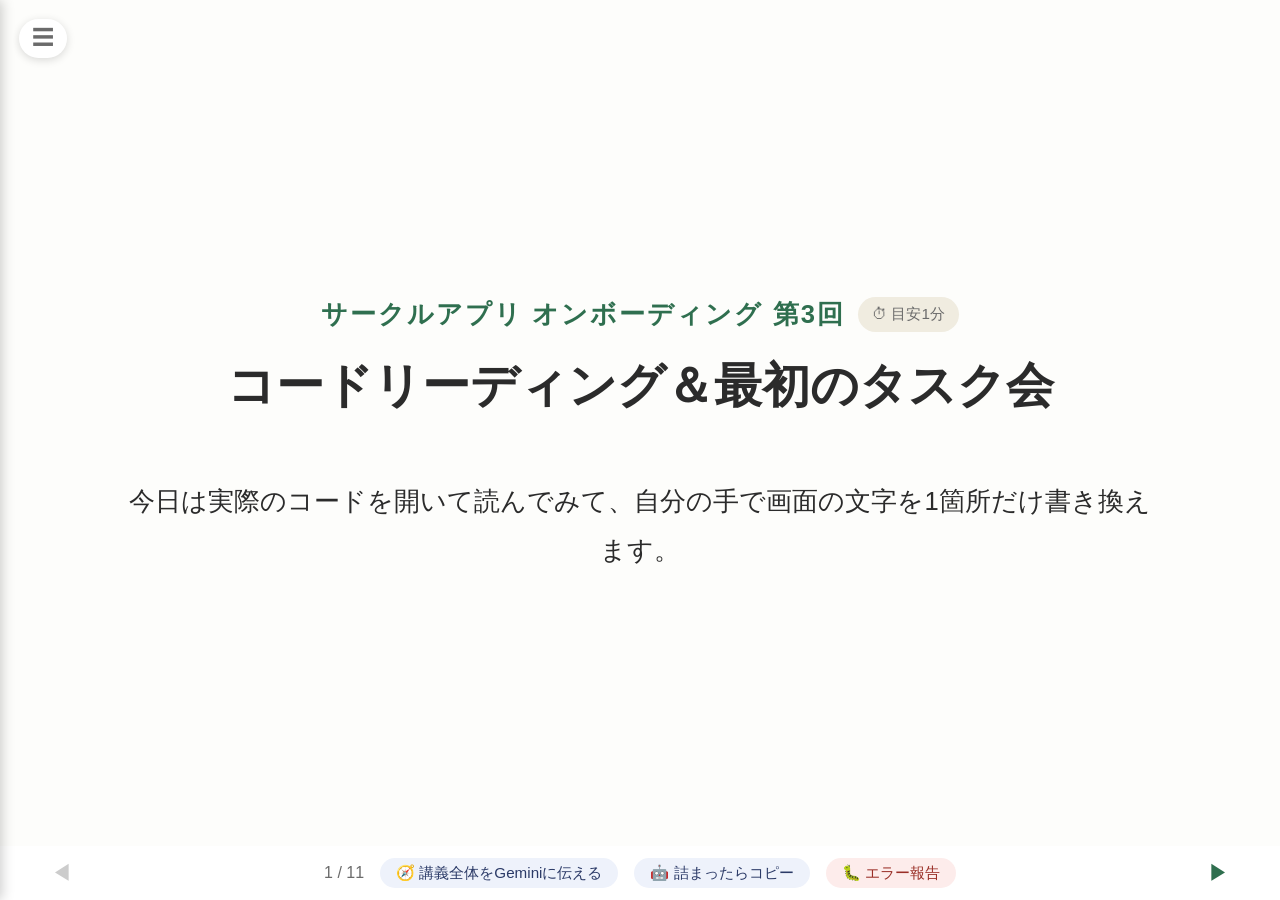
<file: session3.html>
<!DOCTYPE html>
<html lang="ja">
<head>
<meta charset="UTF-8">
<meta name="viewport" content="width=device-width, initial-scale=1">
<title>第3回 コードリーディング＆最初のタスク会</title>
<link rel="stylesheet" href="assets/css/common.css">
<style>
  .cmd {
    display: block;
    background: #2b2b2b;
    color: #e8f5e9;
    font-family: "Consolas", "Menlo", monospace;
    font-size: 1.3rem;
    border-radius: 8px;
    padding: 0.8rem 1.2rem;
    margin: 0.8rem 0 0;
    white-space: pre-wrap;
    overflow-wrap: anywhere;
  }
  .term-grid {
    display: grid;
    grid-template-columns: repeat(auto-fit, minmax(240px, 1fr));
    gap: 1rem 2rem;
  }
  .term-card {
    background: #f5f2e8;
    border: 1px solid var(--border);
    border-radius: 10px;
    padding: 1rem 1.3rem;
    min-width: 0;
  }
  .term-card .term {
    font-weight: bold;
    color: var(--accent);
    font-size: 1.4rem;
  }
  .term-card .desc {
    font-size: 1.1rem;
    margin-top: 0.3rem;
    line-height: 1.6;
    overflow-wrap: break-word;
  }
  code {
    background: #f0ece0;
    padding: 0.1rem 0.5rem;
    border-radius: 4px;
    font-size: 0.9em;
    overflow-wrap: anywhere;
  }

  @media (max-width: 600px) {
    .term-card .term { font-size: 1.1rem; }
    .term-card .desc { font-size: 0.95rem; }
    .cmd { font-size: 1rem; }
  }
</style>
</head>
<body>

  <button class="menu-btn" id="menuBtn" onclick="toggleMenu()">☰</button>
  <div class="drawer-backdrop" id="drawerBackdrop" onclick="closeMenu()"></div>
  <div class="help-overlay" id="helpOverlay">
    <div class="help-box">
      <p>画面下の🧭ボタンを押すと、この講義全体の内容がコピーされます。まず新しいGeminiのチャットに貼り付けてください。分からないページが出てきたら、そのページで🤖ボタンを押して、同じチャットの続きに貼り付けて質問できます。</p>
      <button onclick="closeHelp()">閉じる</button>
    </div>
  </div>
  <nav class="side-drawer" id="sideDrawer">
    <a href="index.html">📚 一覧へ</a>
    <a href="#" onclick="showHelp(); return false;">❓ 使い方</a>
    <a href="session0.html" data-session="session0.html">第0回: キックオフ・利用体験会</a>
    <a href="session1.html" data-session="session1.html">第1回: Git/GitHub基礎会</a>
    <a href="session2.html" data-session="session2.html">第2回: 開発環境構築会</a>
    <a href="session3.html" data-session="session3.html">第3回: コードリーディング＆最初のタスク会</a>
    <a href="session4.html" data-session="session4.html">第4回: PR・レビュー実践会</a>
    <a href="session5.html" data-session="session5.html">番外編: 秘密情報とAIの使い方</a>
  </nav>

  <div class="slide active center">
    <p class="kicker" style="justify-content:center; gap:0.8rem;">サークルアプリ オンボーディング 第3回<span class="time-badge">⏱ 目安1分</span></p>
    <h1>コードリーディング＆最初のタスク会</h1>
    <p>今日は実際のコードを開いて読んでみて、自分の手で画面の文字を1箇所だけ書き換えます。</p>
  </div>

  <div class="slide">
    <p class="kicker">今日のゴール<span class="time-badge">⏱ 目安2分</span></p>
    <h1>今日やること</h1>
    <ul>
      <li>プロジェクト全体の地図（フォルダ構成）を眺める</li>
      <li>Reactのコンポーネントを1つ、実際に開いて読む</li>
      <li>画面に出ている文字を1箇所、自分の手で書き換えてみる</li>
      <li>変更をローカルでコミットしてみる</li>
    </ul>
    <div class="note">今日のゴールは「自分が書き換えたら、本当に画面が変わった！」を体験することです。</div>
  </div>

  <div class="slide">
    <p class="kicker">今日使う用語<span class="time-badge">⏱ 目安5分</span></p>
    <h1>覚えておきたい言葉</h1>
    <div class="term-grid">
      <div class="term-card">
        <div class="term">コンポーネント</div>
        <div class="desc">画面の部品を1つの塊にまとめたもの。このアプリでは「1つの画面 ＝ 1つのコンポーネント」というルールで作られています</div>
      </div>
      <div class="term-card">
        <div class="term">props（プロップス）</div>
        <div class="desc">親のコンポーネントから子のコンポーネントに渡す値。「今どのモードか」などの情報がここで渡されています</div>
      </div>
      <div class="term-card">
        <div class="term">state（ステート）</div>
        <div class="desc">コンポーネントが内部で覚えている値。フォームの入力内容などはここに保存されます</div>
      </div>
      <div class="term-card">
        <div class="term">ホットリロード</div>
        <div class="desc">コードを保存すると、ブラウザを開き直さなくても自動で画面が更新される仕組み。前回のDocker環境で既に動いています</div>
      </div>
    </div>
  </div>

  <div class="slide">
    <p class="kicker">実践1<span class="time-badge">⏱ 目安5分</span></p>
    <h1>プロジェクトの地図</h1>
    <ul>
      <li>今動いている本番版（V1）は、Flaskという別の仕組みで作られています</li>
      <li>今みんなで作っているのは次の版（V2）で、Googleアプリスクリプト＋Reactという組み合わせです</li>
      <li>V2は「1画面ずつ小さいファイルに分けて作る」という考え方で作られています</li>
    </ul>
    <div class="note">今日読むのはV2側のコードです。全部を理解しようとしなくて大丈夫、まずは1つの画面分だけ見ます。</div>
  </div>

  <div class="slide">
    <p class="kicker">実践2<span class="time-badge">⏱ 目安5分</span></p>
    <h1>フォルダ構成を眺める</h1>
    <div class="step-card"><span class="num">1</span>VSCodeで<code>myapp_v2_gas</code>フォルダを開く</div>
    <div class="step-card"><span class="num">2</span><code>web/src</code>フォルダを開く</div>
    <div class="step-card"><span class="num">3</span><code>App.jsx</code>が「今どの画面を表示するか」を切り替えている司令塔役</div>
    <div class="step-card"><span class="num">4</span><code>steps</code>フォルダの中に、画面ごとのファイルが1つずつ並んでいる</div>
    <div class="note">全部のファイルを開かなくてOK。今日見るのは<code>steps/StartStep.jsx</code>の1つだけです。</div>
  </div>

  <div class="slide">
    <p class="kicker">実践3<span class="time-badge">⏱ 目安10分</span></p>
    <h1>1つのコンポーネントを読んでみる</h1>
    <p><code>web/src/steps/StartStep.jsx</code>を開いてください。一番最初に表示される画面です。</p>
    <code class="cmd">&lt;h1&gt;サークルアプリ&lt;/h1&gt;
&lt;p&gt;何をしますか？&lt;/p&gt;
&lt;button onClick={...}&gt;新規登録&lt;/button&gt;
&lt;button ... disabled&gt;登録内容の更新（認証機能は未実装）&lt;/button&gt;
&lt;button ... disabled&gt;山行計画書の作成（未実装）&lt;/button&gt;</code>
    <div class="note">HTMLとほぼ同じ見た目のタグの中に、JavaScriptの処理（onClickなど）が混ざっているのがReactの書き方（JSX）です。「更新」と「計画書作成」ボタンが押せないのは、その機能がまだ未実装だからです。</div>
  </div>

  <div class="slide">
    <p class="kicker">実践4（メイン）<span class="time-badge">⏱ 目安10分</span></p>
    <h1>画面の文字を書き換えてみる</h1>
    <div class="step-card"><span class="num">1</span>前回の開発環境を起動する（動いていなければ）</div>
    <code class="cmd">docker compose up --build</code>
    <div class="step-card"><span class="num">2</span><code>StartStep.jsx</code>の<code>&lt;p&gt;何をしますか？&lt;/p&gt;</code>を好きな文言に書き換えて保存</div>
    <div class="step-card"><span class="num">3</span>ブラウザの画面に戻ってみる</div>
    <div class="note">保存しただけで、ページを更新しなくても文字が変わっていたら成功です。これがホットリロードです。</div>
  </div>

  <div class="slide">
    <p class="kicker">実践5<span class="time-badge">⏱ 目安5分</span></p>
    <h1>変更をコミットしてみる</h1>
    <code class="cmd">git status</code>
    <code class="cmd">git add web/src/steps/StartStep.jsx</code>
    <code class="cmd">git commit -m "StartStepの文言を変更"</code>
    <div class="note">今日はpush（他の人と共有する操作）まではしません。共有のやり方とレビューの受け方は次回、実際に練習します。</div>
  </div>

  <div class="slide">
    <p class="kicker">うまくいかない時は<span class="time-badge">⏱ 目安3分</span></p>
    <h1>詰まったら</h1>
    <ul>
      <li>エラーメッセージが出たら、まずそのまま読んでみる（意外と日本語や分かる単語が混ざっています）</li>
      <li>フッターの「🤖 詰まったらコピー」で、今のページの内容＋自分の状況をGeminiに聞いてみる</li>
      <li>それでも分からなければ遠慮なく声をかけてください</li>
    </ul>
  </div>

  <div class="slide">
    <p class="kicker">次回予告<span class="time-badge">⏱ 目安2分</span></p>
    <h1>第4回：PR・レビュー実践会</h1>
    <ul>
      <li>今日コミットした変更をpushして、実際にPRを出してみる</li>
      <li>お互いにレビューし合う体験をする</li>
    </ul>
    <div class="note">事前準備：今日コミットまでした状態がそのまま使えます。</div>
  </div>

  <div class="slide center">
    <p class="kicker" style="justify-content:center; gap:0.8rem;">まとめ<span class="time-badge">⏱ 目安2分</span></p>
    <h1>おつかれさまでした！</h1>
    <p>自分の変更で画面が変わったら大成功です。質問があればどうぞ。</p>
  </div>

<div class="slide-footer">
  <button id="prevBtn" onclick="go(-1)">◀</button>
  <div class="footer-center">
    <span id="count"></span>
    <button id="copyAllBtn" class="gemini-btn" onclick="copyAllPrompt()">🧭 <span class="btn-label">講義全体をGeminiに伝える</span></button>
    <button id="copySlideBtn" class="gemini-btn" onclick="copySlidePrompt()">🤖 <span class="btn-label">詰まったらコピー</span></button>
    <button id="reportErrorBtn" class="report-btn" onclick="reportError()">🐛 <span class="btn-label">エラー報告</span></button>
  </div>
  <button id="nextBtn" onclick="go(1)">▶</button>
</div>

<script>
  const slides = document.querySelectorAll('.slide');
  let idx = 0;

  function render() {
    slides.forEach((s, i) => s.classList.toggle('active', i === idx));
    document.getElementById('count').textContent = (idx + 1) + ' / ' + slides.length;
    document.getElementById('prevBtn').disabled = idx === 0;
    document.getElementById('nextBtn').disabled = idx === slides.length - 1;
    document.getElementById('copyAllBtn').style.display = idx === 0 ? 'inline-block' : 'none';
  }

  function go(delta) {
    idx = Math.min(Math.max(idx + delta, 0), slides.length - 1);
    render();
  }

  function slideText(el) {
    return el.textContent.replace(/\s+/g, ' ').trim();
  }

  function copyToClipboard(text, btn) {
    navigator.clipboard.writeText(text).then(() => {
      const original = btn.textContent;
      btn.textContent = '✅ コピーしました';
      setTimeout(() => { btn.textContent = original; }, 2000);
    });
  }

  function copySlidePrompt() {
    const content = slideText(slides[idx]);
    const prompt = 'サークルアプリ開発の研修講義のスライドを見ています。\n\n'
      + '【このページの内容】\n' + content + '\n\n'
      + '【分からない点】\n（ここに具体的に何が分からないかを書いてください）\n\n'
      + '上記を踏まえて、プログラミング未経験者にも分かるように、専門用語を避けて易しく説明してください。';
    copyToClipboard(prompt, document.getElementById('copySlideBtn'));
  }

  function copyAllPrompt() {
    const allText = Array.from(slides).map((s, i) => 'ページ' + (i + 1) + ': ' + slideText(s)).join('\n\n');
    const prompt = '以下は「サークルアプリ開発 オンボーディング」というオンライン講義のスライド全体の内容です。\n\n'
      + allText + '\n\n'
      + 'この内容を覚えておいてください。これから私が個別の質問をするので、'
      + 'プログラミング未経験者にも分かるように、専門用語を避けて易しく答えてください。';
    copyToClipboard(prompt, document.getElementById('copyAllBtn'));
  }

  function reportError() {
    const kicker = slides[idx].querySelector('.kicker');
    const h1 = slides[idx].querySelector('h1');
    const kickerLabel = kicker ? kicker.childNodes[0].textContent.trim() : '';
    const pageLabel = kickerLabel + (h1 ? ' / ' + h1.textContent.trim() : '');
    const title = encodeURIComponent(`[エラー報告] ${document.title} - ${pageLabel}`);
    const body = encodeURIComponent(
      `## どのページで\n${pageLabel}（${idx + 1} / ${slides.length}ページ目）\n\n` +
      `## 実行したコマンド\n\`\`\`\n（ここに貼り付け）\n\`\`\`\n\n` +
      `## 出たエラーメッセージ\n\`\`\`\n（ここに貼り付け）\n\`\`\`\n\n` +
      `## 環境\n（Codespaces / ローカルDocker Desktop / ローカルDocker Engine など）`
    );
    window.open(`https://github.com/HUWA253/onboarding-slides/issues/new?title=${title}&body=${body}`, '_blank');
  }

  document.addEventListener('keydown', (e) => {
    if (e.key === 'ArrowRight' || e.key === ' ') go(1);
    if (e.key === 'ArrowLeft') go(-1);
  });

  render();

  function toggleMenu() {
    document.getElementById('sideDrawer').classList.toggle('open');
    document.getElementById('drawerBackdrop').classList.toggle('open');
  }
  function showHelp() {
    closeMenu();
    document.getElementById('helpOverlay').classList.add('active');
  }
  function closeHelp() {
    document.getElementById('helpOverlay').classList.remove('active');
  }
  function closeMenu() {
    document.getElementById('sideDrawer').classList.remove('open');
    document.getElementById('drawerBackdrop').classList.remove('open');
  }
  (function highlightCurrentSession() {
    const current = location.pathname.split('/').pop();
    document.querySelectorAll('.side-drawer a[data-session]').forEach((a) => {
      if (a.getAttribute('data-session') === current) a.classList.add('active');
    });
  })();
  (function setupMenuHover() {
    const menuBtn = document.getElementById('menuBtn');
    const drawer = document.getElementById('sideDrawer');
    let closeTimer;
    const openMenu = () => {
      clearTimeout(closeTimer);
      drawer.classList.add('open');
      document.getElementById('drawerBackdrop').classList.add('open');
    };
    const scheduleClose = () => { closeTimer = setTimeout(closeMenu, 300); };
    menuBtn.addEventListener('mouseenter', openMenu);
    menuBtn.addEventListener('mouseleave', scheduleClose);
    drawer.addEventListener('mouseenter', () => clearTimeout(closeTimer));
    drawer.addEventListener('mouseleave', scheduleClose);
  })();
</script>

</body>
</html>
</file>
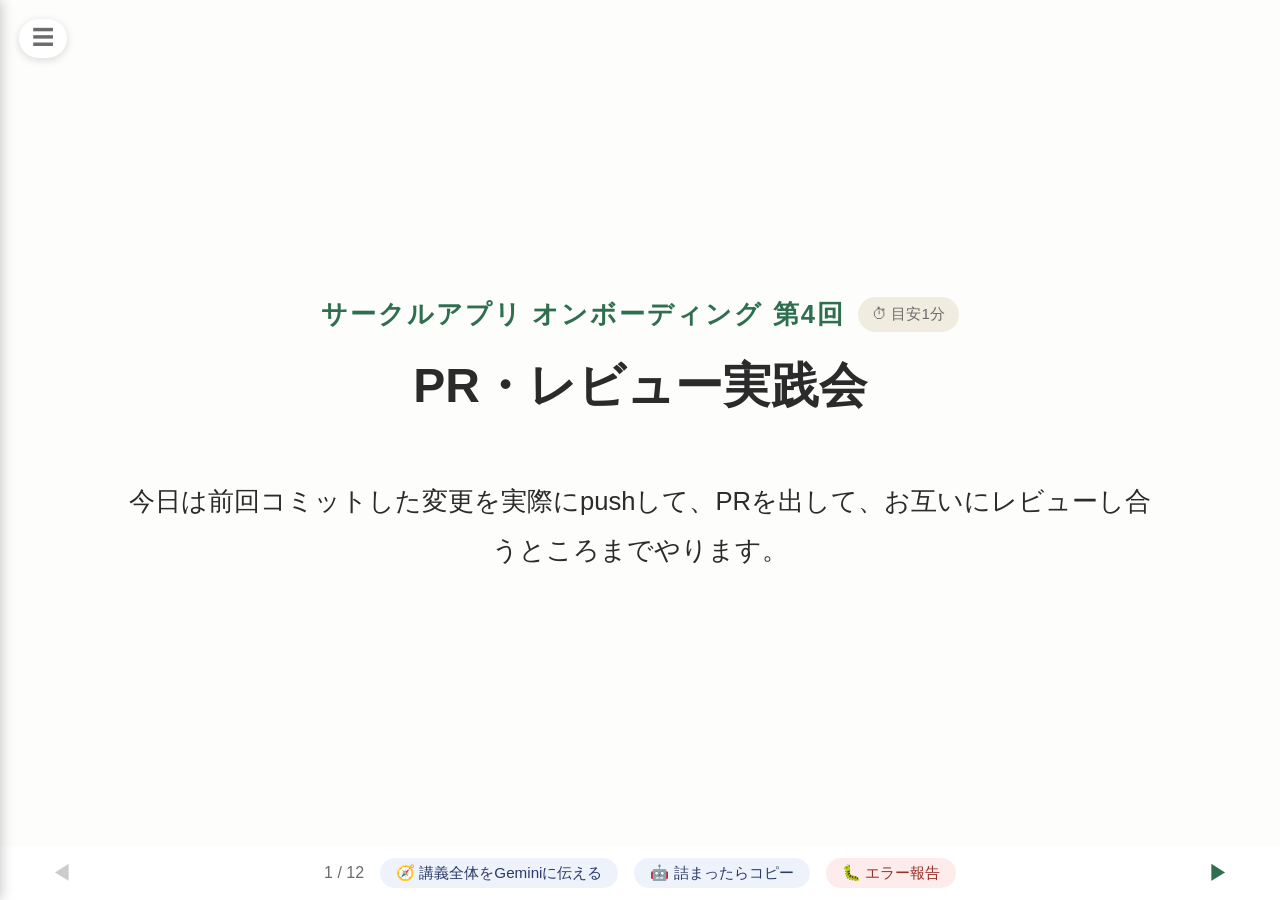
<file: session4.html>
<!DOCTYPE html>
<html lang="ja">
<head>
<meta charset="UTF-8">
<meta name="viewport" content="width=device-width, initial-scale=1">
<title>第4回 PR・レビュー実践会</title>
<link rel="stylesheet" href="assets/css/common.css">
<style>
  .cmd {
    display: block;
    background: #2b2b2b;
    color: #e8f5e9;
    font-family: "Consolas", "Menlo", monospace;
    font-size: 1.3rem;
    border-radius: 8px;
    padding: 0.8rem 1.2rem;
    margin: 0.8rem 0 0;
    white-space: pre-wrap;
    overflow-wrap: anywhere;
  }
  .term-grid {
    display: grid;
    grid-template-columns: repeat(auto-fit, minmax(240px, 1fr));
    gap: 1rem 2rem;
  }
  .term-card {
    background: #f5f2e8;
    border: 1px solid var(--border);
    border-radius: 10px;
    padding: 1rem 1.3rem;
    min-width: 0;
  }
  .term-card .term {
    font-weight: bold;
    color: var(--accent);
    font-size: 1.4rem;
  }
  .term-card .desc {
    font-size: 1.1rem;
    margin-top: 0.3rem;
    line-height: 1.6;
    overflow-wrap: break-word;
  }
  code {
    background: #f0ece0;
    padding: 0.1rem 0.5rem;
    border-radius: 4px;
    font-size: 0.9em;
    overflow-wrap: anywhere;
  }

  @media (max-width: 600px) {
    .term-card .term { font-size: 1.1rem; }
    .term-card .desc { font-size: 0.95rem; }
    .cmd { font-size: 1rem; }
  }
</style>
</head>
<body>

  <button class="menu-btn" id="menuBtn" onclick="toggleMenu()">☰</button>
  <div class="drawer-backdrop" id="drawerBackdrop" onclick="closeMenu()"></div>
  <div class="help-overlay" id="helpOverlay">
    <div class="help-box">
      <p>画面下の🧭ボタンを押すと、この講義全体の内容がコピーされます。まず新しいGeminiのチャットに貼り付けてください。分からないページが出てきたら、そのページで🤖ボタンを押して、同じチャットの続きに貼り付けて質問できます。</p>
      <button onclick="closeHelp()">閉じる</button>
    </div>
  </div>
  <nav class="side-drawer" id="sideDrawer">
    <a href="index.html">📚 一覧へ</a>
    <a href="#" onclick="showHelp(); return false;">❓ 使い方</a>
    <a href="session0.html" data-session="session0.html">第0回: キックオフ・利用体験会</a>
    <a href="session1.html" data-session="session1.html">第1回: Git/GitHub基礎会</a>
    <a href="session2.html" data-session="session2.html">第2回: 開発環境構築会</a>
    <a href="session3.html" data-session="session3.html">第3回: コードリーディング＆最初のタスク会</a>
    <a href="session4.html" data-session="session4.html">第4回: PR・レビュー実践会</a>
    <a href="session5.html" data-session="session5.html">番外編: 秘密情報とAIの使い方</a>
  </nav>

  <div class="slide active center">
    <p class="kicker" style="justify-content:center; gap:0.8rem;">サークルアプリ オンボーディング 第4回<span class="time-badge">⏱ 目安1分</span></p>
    <h1>PR・レビュー実践会</h1>
    <p>今日は前回コミットした変更を実際にpushして、PRを出して、お互いにレビューし合うところまでやります。</p>
  </div>

  <div class="slide">
    <p class="kicker">今日のゴール<span class="time-badge">⏱ 目安2分</span></p>
    <h1>今日やること</h1>
    <ul>
      <li>前回コミットした変更を、自分の作業ブランチとしてpushする</li>
      <li>GitHub上で実際にPRを出す</li>
      <li>お互いのPRを読んで、コメントを付け合う</li>
      <li>指摘を直して、マージまで体験する</li>
    </ul>
    <div class="note">今日のゴールは「自分の変更が人に見てもらえて、mainに取り込まれた」を体験することです。研修はこれで最後です。</div>
  </div>

  <div class="slide">
    <p class="kicker">今日使う用語<span class="time-badge">⏱ 目安5分</span></p>
    <h1>覚えておきたい言葉</h1>
    <div class="term-grid">
      <div class="term-card">
        <div class="term">PR（プルリクエスト）</div>
        <div class="desc">「このブランチの変更をmainに取り込んでください」というお願い。第1回はブラウザだけで出しましたが、今回は自分のPCで作った変更を出します</div>
      </div>
      <div class="term-card">
        <div class="term">レビュー</div>
        <div class="desc">他の人が出したPRの中身を読んで、コメントを付けたり「これで良さそう」を伝えたりすること</div>
      </div>
      <div class="term-card">
        <div class="term">Approve（承認）</div>
        <div class="desc">レビューした人が「この内容でmainに入れて良い」と意思表示するボタン</div>
      </div>
      <div class="term-card">
        <div class="term">マージ</div>
        <div class="desc">PRの内容を実際にmainに取り込む操作。Approveされたら押せるようになる</div>
      </div>
    </div>
  </div>

  <div class="slide">
    <p class="kicker">実践1<span class="time-badge">⏱ 目安5分</span></p>
    <h1>作業ブランチを作る</h1>
    <p>前回はmainのまま直接コミットしていたので、まず自分専用のブランチを切ります。</p>
    <code class="cmd">git checkout -b add-自分の名前</code>
    <div class="note">これで「今いる場所」に自分専用の名前を付けられました。中身（コミット）は前回のままで大丈夫です。</div>
  </div>

  <div class="slide">
    <p class="kicker">実践2<span class="time-badge">⏱ 目安5分</span></p>
    <h1>ブランチをpushする</h1>
    <code class="cmd">git push -u origin add-自分の名前</code>
    <div class="note"><code>-u</code>は「このブランチはGitHub上のこの名前と対応してますよ」と覚えさせるおまじないです。次回以降は<code>git push</code>だけで済むようになります。</div>
    <div class="note">ここで一度GitHub上のリポジトリページを開いてみてください。ブランチの一覧に、今pushした<code>add-自分の名前</code>が実際に増えているはずです。自分のPC内の作業が、ちゃんとGitHub側にも届いていることを確認できます。</div>
  </div>

  <div class="slide">
    <p class="kicker">PRの前に<span class="time-badge">⏱ 目安2分</span></p>
    <h1>秘密情報が入っていないか確認</h1>
    <code class="cmd">git status</code>
    <code class="cmd">git diff main</code>
    <p>スプレッドシートのID・パスワード・関係ないフォルダが混ざっていないかを見てから、PRを作ります。</p>
    <div class="note">PRを作ると、あとでブランチを消しても履歴が残り続けます。もし秘密情報が入っていたら、PRを作らずに先輩に伝えてください。詳しくは <a class="link" href="session5.html">番外編: 秘密情報とAIの使い方</a>。</div>
  </div>

  <div class="slide">
    <p class="kicker">実践3<span class="time-badge">⏱ 目安5分</span></p>
    <h1>PRを出す</h1>
    <div class="step-card"><span class="num">1</span>pushすると、ターミナルにPR作成用のURLが表示されるので開く（出てこなければGitHub上のリポジトリページを開く）</div>
    <div class="step-card"><span class="num">2</span>「Compare & pull request」ボタンを押す</div>
    <div class="step-card"><span class="num">3</span>タイトルと、何をやったかの説明を書く</div>
    <div class="step-card"><span class="num">4</span>「Create pull request」</div>
    <div class="note">第1回はブラウザだけで完結するPRでしたが、今日のは自分のPCで書いたコードが載っています。</div>
  </div>

  <div class="slide">
    <p class="kicker">実践4（メイン）<span class="time-badge">⏱ 目安15分</span></p>
    <h1>お互いにレビューする</h1>
    <div class="step-card"><span class="num">1</span>相手のPRのURLを教えてもらい、「Files changed」タブを開く</div>
    <div class="step-card"><span class="num">2</span>気になった行にカーソルを合わせると出る「+」ボタンでコメントを付ける</div>
    <div class="step-card"><span class="num">3</span>読んでみて問題無さそうなら、右上の「Review changes」→「Approve」</div>
    <div class="note">最初は「なぜこう書いたの？」くらいの軽い質問でOKです。分からない部分を聞くこと自体がレビューの練習になります。</div>
  </div>

  <div class="slide">
    <p class="kicker">実践5<span class="time-badge">⏱ 目安10分</span></p>
    <h1>指摘を直して再push</h1>
    <p>コメントをもらったら、ローカルで直して同じブランチにコミット・pushしてみましょう。</p>
    <code class="cmd">git add （直したファイル）</code>
    <code class="cmd">git commit -m "レビュー対応"</code>
    <code class="cmd">git push</code>
    <div class="note">同じブランチにpushするだけで、開いているPRに自動で追加されます。PRを作り直す必要はありません。</div>
  </div>

  <div class="slide">
    <p class="kicker">実践6<span class="time-badge">⏱ 目安5分</span></p>
    <h1>マージする</h1>
    <div class="step-card"><span class="num">1</span>Approveされているのを確認する</div>
    <div class="step-card"><span class="num">2</span>PRページ下部の「Merge pull request」を押す</div>
    <div class="step-card"><span class="num">3</span>自分のブランチは役目を終えたので「Delete branch」で消してOK</div>
    <div class="note">これで自分の変更がmainに入りました。ここまでが実際の開発の一連の流れです。</div>
  </div>

  <div class="slide">
    <p class="kicker">うまくいかない時は<span class="time-badge">⏱ 目安3分</span></p>
    <h1>詰まったら</h1>
    <ul>
      <li>エラーメッセージが出たら、まずそのまま読んでみる（意外と日本語や分かる単語が混ざっています）</li>
      <li>フッターの「🤖 詰まったらコピー」で、今のページの内容＋自分の状況をGeminiに聞いてみる</li>
      <li>それでも分からなければ遠慮なく声をかけてください</li>
    </ul>
  </div>

  <div class="slide center">
    <p class="kicker" style="justify-content:center; gap:0.8rem;">まとめ<span class="time-badge">⏱ 目安3分</span></p>
    <h1>おつかれさまでした！</h1>
    <p>これで研修は全5回すべて終了です。clone・環境構築・コード読み・修正・PR・レビューまで、一通りの開発の流れを自分の手で体験してもらいました。</p>
    <div class="note" style="background:#eef2fb;border-color:#33509c;color:#2b3a67;">
      次に「サークルアプリ要件定義書」をお渡しします。ここからが本格的な開発の始まりです。分からないことがあれば、これまでどおり遠慮なく聞いてください。
    </div>
  </div>

<div class="slide-footer">
  <button id="prevBtn" onclick="go(-1)">◀</button>
  <div class="footer-center">
    <span id="count"></span>
    <button id="copyAllBtn" class="gemini-btn" onclick="copyAllPrompt()">🧭 <span class="btn-label">講義全体をGeminiに伝える</span></button>
    <button id="copySlideBtn" class="gemini-btn" onclick="copySlidePrompt()">🤖 <span class="btn-label">詰まったらコピー</span></button>
    <button id="reportErrorBtn" class="report-btn" onclick="reportError()">🐛 <span class="btn-label">エラー報告</span></button>
  </div>
  <button id="nextBtn" onclick="go(1)">▶</button>
</div>

<script>
  const slides = document.querySelectorAll('.slide');
  let idx = 0;

  function render() {
    slides.forEach((s, i) => s.classList.toggle('active', i === idx));
    document.getElementById('count').textContent = (idx + 1) + ' / ' + slides.length;
    document.getElementById('prevBtn').disabled = idx === 0;
    document.getElementById('nextBtn').disabled = idx === slides.length - 1;
    document.getElementById('copyAllBtn').style.display = idx === 0 ? 'inline-block' : 'none';
  }

  function go(delta) {
    idx = Math.min(Math.max(idx + delta, 0), slides.length - 1);
    render();
  }

  function slideText(el) {
    return el.textContent.replace(/\s+/g, ' ').trim();
  }

  function copyToClipboard(text, btn) {
    navigator.clipboard.writeText(text).then(() => {
      const original = btn.textContent;
      btn.textContent = '✅ コピーしました';
      setTimeout(() => { btn.textContent = original; }, 2000);
    });
  }

  function copySlidePrompt() {
    const content = slideText(slides[idx]);
    const prompt = 'サークルアプリ開発の研修講義のスライドを見ています。\n\n'
      + '【このページの内容】\n' + content + '\n\n'
      + '【分からない点】\n（ここに具体的に何が分からないかを書いてください）\n\n'
      + '上記を踏まえて、プログラミング未経験者にも分かるように、専門用語を避けて易しく説明してください。';
    copyToClipboard(prompt, document.getElementById('copySlideBtn'));
  }

  function copyAllPrompt() {
    const allText = Array.from(slides).map((s, i) => 'ページ' + (i + 1) + ': ' + slideText(s)).join('\n\n');
    const prompt = '以下は「サークルアプリ開発 オンボーディング」というオンライン講義のスライド全体の内容です。\n\n'
      + allText + '\n\n'
      + 'この内容を覚えておいてください。これから私が個別の質問をするので、'
      + 'プログラミング未経験者にも分かるように、専門用語を避けて易しく答えてください。';
    copyToClipboard(prompt, document.getElementById('copyAllBtn'));
  }

  function reportError() {
    const kicker = slides[idx].querySelector('.kicker');
    const h1 = slides[idx].querySelector('h1');
    const kickerLabel = kicker ? kicker.childNodes[0].textContent.trim() : '';
    const pageLabel = kickerLabel + (h1 ? ' / ' + h1.textContent.trim() : '');
    const title = encodeURIComponent(`[エラー報告] ${document.title} - ${pageLabel}`);
    const body = encodeURIComponent(
      `## どのページで\n${pageLabel}（${idx + 1} / ${slides.length}ページ目）\n\n` +
      `## 実行したコマンド\n\`\`\`\n（ここに貼り付け）\n\`\`\`\n\n` +
      `## 出たエラーメッセージ\n\`\`\`\n（ここに貼り付け）\n\`\`\`\n\n` +
      `## 環境\n（Codespaces / ローカルDocker Desktop / ローカルDocker Engine など）`
    );
    window.open(`https://github.com/HUWA253/onboarding-slides/issues/new?title=${title}&body=${body}`, '_blank');
  }

  document.addEventListener('keydown', (e) => {
    if (e.key === 'ArrowRight' || e.key === ' ') go(1);
    if (e.key === 'ArrowLeft') go(-1);
  });

  render();

  function toggleMenu() {
    document.getElementById('sideDrawer').classList.toggle('open');
    document.getElementById('drawerBackdrop').classList.toggle('open');
  }
  function showHelp() {
    closeMenu();
    document.getElementById('helpOverlay').classList.add('active');
  }
  function closeHelp() {
    document.getElementById('helpOverlay').classList.remove('active');
  }
  function closeMenu() {
    document.getElementById('sideDrawer').classList.remove('open');
    document.getElementById('drawerBackdrop').classList.remove('open');
  }
  (function highlightCurrentSession() {
    const current = location.pathname.split('/').pop();
    document.querySelectorAll('.side-drawer a[data-session]').forEach((a) => {
      if (a.getAttribute('data-session') === current) a.classList.add('active');
    });
  })();
  (function setupMenuHover() {
    const menuBtn = document.getElementById('menuBtn');
    const drawer = document.getElementById('sideDrawer');
    let closeTimer;
    const openMenu = () => {
      clearTimeout(closeTimer);
      drawer.classList.add('open');
      document.getElementById('drawerBackdrop').classList.add('open');
    };
    const scheduleClose = () => { closeTimer = setTimeout(closeMenu, 300); };
    menuBtn.addEventListener('mouseenter', openMenu);
    menuBtn.addEventListener('mouseleave', scheduleClose);
    drawer.addEventListener('mouseenter', () => clearTimeout(closeTimer));
    drawer.addEventListener('mouseleave', scheduleClose);
  })();
</script>

</body>
</html>
</file>
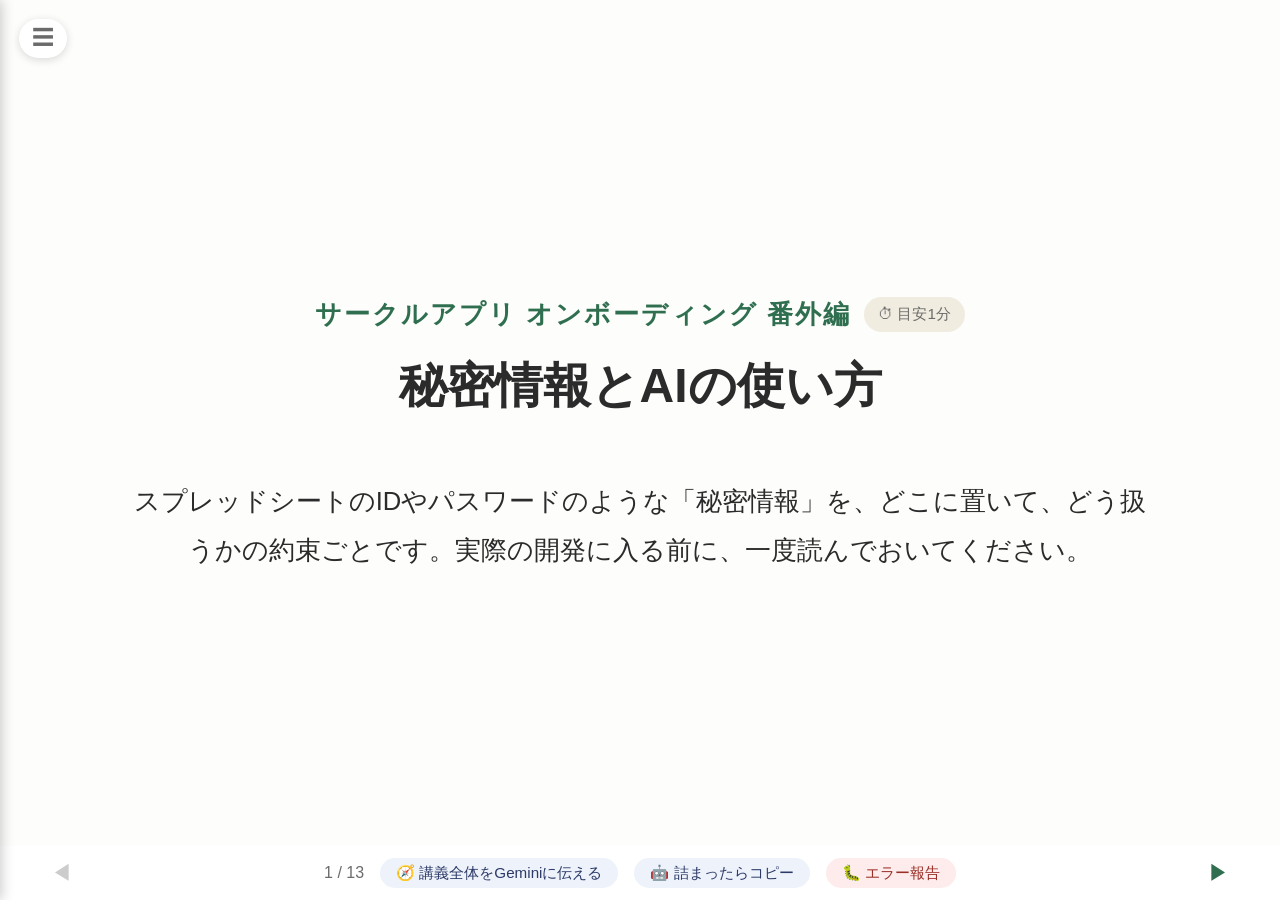
<file: session5.html>
<!DOCTYPE html>
<html lang="ja">
<head>
<meta charset="UTF-8">
<meta name="viewport" content="width=device-width, initial-scale=1">
<title>番外編 秘密情報とAIの使い方</title>
<link rel="stylesheet" href="assets/css/common.css">
<style>
  .cmd {
    display: block;
    background: #2b2b2b;
    color: #e8f5e9;
    font-family: "Consolas", "Menlo", monospace;
    font-size: 1.3rem;
    border-radius: 8px;
    padding: 0.8rem 1.2rem;
    margin: 0.8rem 0 0;
    white-space: pre-wrap;
    overflow-wrap: anywhere;
  }
  .term-grid {
    display: grid;
    grid-template-columns: repeat(auto-fit, minmax(240px, 1fr));
    gap: 1rem 2rem;
  }
  .term-card {
    background: #f5f2e8;
    border: 1px solid var(--border);
    border-radius: 10px;
    padding: 1rem 1.3rem;
    min-width: 0;
  }
  .term-card .term {
    font-weight: bold;
    color: var(--accent);
    font-size: 1.4rem;
  }
  .term-card .desc {
    font-size: 1.1rem;
    margin-top: 0.3rem;
    line-height: 1.6;
    overflow-wrap: break-word;
  }
  code {
    background: #f0ece0;
    padding: 0.1rem 0.5rem;
    border-radius: 4px;
    font-size: 0.9em;
    overflow-wrap: anywhere;
  }

  @media (max-width: 600px) {
    .term-card .term { font-size: 1.1rem; }
    .term-card .desc { font-size: 0.95rem; }
    .cmd { font-size: 1rem; }
  }
</style>
</head>
<body>

  <button class="menu-btn" id="menuBtn" onclick="toggleMenu()">☰</button>
  <div class="drawer-backdrop" id="drawerBackdrop" onclick="closeMenu()"></div>
  <div class="help-overlay" id="helpOverlay">
    <div class="help-box">
      <p>画面下の🧭ボタンを押すと、この講義全体の内容がコピーされます。まず新しいGeminiのチャットに貼り付けてください。分からないページが出てきたら、そのページで🤖ボタンを押して、同じチャットの続きに貼り付けて質問できます。</p>
      <button onclick="closeHelp()">閉じる</button>
    </div>
  </div>
  <nav class="side-drawer" id="sideDrawer">
    <a href="index.html">📚 一覧へ</a>
    <a href="#" onclick="showHelp(); return false;">❓ 使い方</a>
    <a href="session0.html" data-session="session0.html">第0回: キックオフ・利用体験会</a>
    <a href="session1.html" data-session="session1.html">第1回: Git/GitHub基礎会</a>
    <a href="session2.html" data-session="session2.html">第2回: 開発環境構築会</a>
    <a href="session3.html" data-session="session3.html">第3回: コードリーディング＆最初のタスク会</a>
    <a href="session4.html" data-session="session4.html">第4回: PR・レビュー実践会</a>
    <a href="session5.html" data-session="session5.html">番外編: 秘密情報とAIの使い方</a>
  </nav>

  <div class="slide active center">
    <p class="kicker" style="justify-content:center; gap:0.8rem;">サークルアプリ オンボーディング 番外編<span class="time-badge">⏱ 目安1分</span></p>
    <h1>秘密情報とAIの使い方</h1>
    <p>スプレッドシートのIDやパスワードのような「秘密情報」を、どこに置いて、どう扱うかの約束ごとです。実際の開発に入る前に、一度読んでおいてください。</p>
  </div>

  <div class="slide">
    <p class="kicker">このページのゴール<span class="time-badge">⏱ 目安2分</span></p>
    <h1>今日やること</h1>
    <ul>
      <li>何が「秘密情報」なのかを知る</li>
      <li>秘密情報の置き場所（スクリプトプロパティ）を知る</li>
      <li>AIにコードを貼るとき、pushするときの確認のしかたを知る</li>
      <li>うっかり上げてしまったときにどうするかを知る</li>
    </ul>
    <div class="note">秘密情報を受け取るのは、この番外編を読んでからにしてもらっています。読んだら先輩に一言伝えてください。</div>
  </div>

  <div class="slide">
    <p class="kicker">今日使う用語<span class="time-badge">⏱ 目安5分</span></p>
    <h1>覚えておきたい言葉</h1>
    <div class="term-grid">
      <div class="term-card">
        <div class="term">秘密情報</div>
        <div class="desc">知られると、他人にデータを読まれたり書き換えられたりするきっかけになる値。ID・パスワード・鍵ファイルなど</div>
      </div>
      <div class="term-card">
        <div class="term">スクリプトプロパティ</div>
        <div class="desc">GASのプロジェクトごとに持てる「設定値の保管場所」。コードとは別に保存されるので、gitには上がらない</div>
      </div>
      <div class="term-card">
        <div class="term">.env</div>
        <div class="desc">V1（Flask版）で秘密情報を置いていたファイル。V2ではスクリプトプロパティがこの役割を引き継いでいる</div>
      </div>
      <div class="term-card">
        <div class="term">共有設定</div>
        <div class="desc">Googleのファイルを「誰が開けるか」の設定。「制限付き」なら、IDを知っていても共有された人しか開けない</div>
      </div>
    </div>
  </div>

  <div class="slide">
    <p class="kicker">基本1<span class="time-badge">⏱ 目安5分</span></p>
    <h1>何が秘密情報？</h1>
    <div class="step-card"><span class="num">1</span>スプレッドシートのID：URLの <code>/d/</code> と <code>/edit</code> の間の長い文字列（例：<code>1AbCdEfG…xyz</code>）</div>
    <div class="step-card"><span class="num">2</span>GASのデプロイID：<code>AKfycb…</code> で始まる長い文字列</div>
    <div class="step-card"><span class="num">3</span>パスワード、鍵ファイル（<code>.json</code>）、トークン（<code>token.json</code> など）</div>
    <div class="note">「IDだけなら共有設定で守られているから平気」ではなく、<strong>そもそも外に出さない</strong>のが約束です。共有設定のミスと重なったときに、初めて漏れるからです。</div>
  </div>

  <div class="slide">
    <p class="kicker">基本2<span class="time-badge">⏱ 目安5分</span></p>
    <h1>コードには書かない</h1>
    <p>❌ コードに直接書く（gitに上がる）</p>
    <code class="cmd">const SPREADSHEET_ID = "1AbCdEfG...xyz"</code>
    <p style="margin-top:1.5rem;">⭕ スクリプトプロパティから読む（gitに上がらない）</p>
    <code class="cmd">const id = PropertiesService.getScriptProperties().getProperty("SPREADSHEET_ID")</code>
    <div class="note">コードには「どの名前の設定を読むか」だけを書き、値そのものはスクリプトプロパティに置きます。V1で <code>os.getenv("…")</code> と書いていたのと同じ考え方です。</div>
  </div>

  <div class="slide">
    <p class="kicker">基本3<span class="time-badge">⏱ 目安5分</span></p>
    <h1>スクリプトプロパティに入れる</h1>
    <div class="step-card"><span class="num">1</span>ブラウザで <a class="link" href="https://script.google.com" target="_blank">script.google.com</a> を開き、第2回で作った自分専用のGASプロジェクトを開く</div>
    <div class="step-card"><span class="num">2</span>左の歯車アイコン「プロジェクトの設定」を開く</div>
    <div class="step-card"><span class="num">3</span>一番下の「スクリプト プロパティ」→「スクリプト プロパティを追加」</div>
    <div class="step-card"><span class="num">4</span>プロパティ名（例：<code>SPREADSHEET_ID</code>）と値を入れて「保存」</div>
    <div class="note">スクリプトプロパティはプロジェクトごとに別々です。自分の開発用プロジェクトには、先輩から共有された開発用スプレッドシートのIDを入れます。</div>
  </div>

  <div class="slide">
    <p class="kicker">AIの使い方<span class="time-badge">⏱ 目安5分</span></p>
    <h1>AIに貼る前に確認する</h1>
    <ul>
      <li>GeminiなどのAIにコードやエラーを貼ると、その内容は自分の手元から外に出たことになる</li>
      <li>貼る前に、ID・パスワード・メールアドレス・名簿の中身（実在の人の情報）が入っていないか見る</li>
      <li>入っていたら <code>"XXXX"</code> のようなダミーに置き換えてから貼る</li>
      <li>AIが出したコードに、値の直書きが混ざっていないかも確認する</li>
    </ul>
    <div class="note">このスライドの「🤖 詰まったらコピー」はスライドの文章だけをコピーするので、そのまま貼って大丈夫です。</div>
  </div>

  <div class="slide">
    <p class="kicker">pushの前に<span class="time-badge">⏱ 目安5分</span></p>
    <h1>addする前に中身を見る</h1>
    <code class="cmd">git status</code>
    <code class="cmd">git diff --staged</code>
    <div class="note"><code>git add .</code> は「このフォルダの中身を全部」です。秘密情報の入ったファイルや、関係ないフォルダまで入ることがあります。たとえば作業フォルダの中で <code>git clone</code> すると、リポジトリの中にリポジトリが入った「マトリョーシカ状態」になり、そのまま <code>git add .</code> すると別リポジトリへの参照として記録されてしまいます。</div>
  </div>

  <div class="slide">
    <p class="kicker">知っておくこと<span class="time-badge">⏱ 目安3分</span></p>
    <h1>一度上げると残り続ける</h1>
    <ul>
      <li>あとのコミットで値を消しても、過去のコミットには残っている</li>
      <li>そのブランチからPRを作ると、ブランチを消してもPR側に履歴が残り続ける</li>
      <li>リポジトリは今Privateでも、将来公開する可能性がある</li>
    </ul>
    <div class="note">秘密情報が入ったコミットのあるブランチからは、PRを作らないでください。mainから新しくブランチを切り直して、そちらでPRを作ります。</div>
  </div>

  <div class="slide">
    <p class="kicker">もしものとき<span class="time-badge">⏱ 目安3分</span></p>
    <h1>うっかり上げてしまったら</h1>
    <div class="step-card"><span class="num">1</span>隠さず、すぐ先輩に伝える（怒りません。早いほど対処が楽です）</div>
    <div class="step-card"><span class="num">2</span>自分で履歴を書き換えたり、<code>--force</code> でpushしたりしない</div>
    <div class="step-card"><span class="num">3</span>パスワードの変更や共有設定の見直しなど、どう対処するかは先輩が判断する</div>
  </div>

  <div class="slide">
    <p class="kicker">受け取ったら<span class="time-badge">⏱ 目安3分</span></p>
    <h1>受け取った秘密情報の扱い</h1>
    <ul>
      <li>Issue・PR・コミットメッセージ・グループのチャットには書かない</li>
      <li>他の人に転送しない（必要な人には先輩から渡します）</li>
      <li>置き場所は自分のGASプロジェクトのスクリプトプロパティだけ。メモ帳やスクリーンショットに残さない</li>
    </ul>
  </div>

  <div class="slide">
    <p class="kicker">まとめ<span class="time-badge">⏱ 目安2分</span></p>
    <h1>チェックリスト</h1>
    <ul>
      <li>☐ 秘密情報はスクリプトプロパティだけに置いた</li>
      <li>☐ AIに貼る前に、秘密情報と個人情報をダミーに置き換えた</li>
      <li>☐ <code>git add</code> の前に <code>git status</code> を見た</li>
      <li>☐ 秘密情報が入ったブランチからPRを作っていない</li>
      <li>☐ うっかり上げたら、すぐ先輩に伝える</li>
    </ul>
  </div>

  <div class="slide center">
    <p class="kicker" style="justify-content:center; gap:0.8rem;">おわり<span class="time-badge">⏱ 目安1分</span></p>
    <h1>おつかれさまでした！</h1>
    <p>読み終わったら、担当の先輩に「番外編を読みました」と伝えてください。分からないところがあれば、遠慮なく聞いてください。</p>
  </div>

<div class="slide-footer">
  <button id="prevBtn" onclick="go(-1)">◀</button>
  <div class="footer-center">
    <span id="count"></span>
    <button id="copyAllBtn" class="gemini-btn" onclick="copyAllPrompt()">🧭 <span class="btn-label">講義全体をGeminiに伝える</span></button>
    <button id="copySlideBtn" class="gemini-btn" onclick="copySlidePrompt()">🤖 <span class="btn-label">詰まったらコピー</span></button>
    <button id="reportErrorBtn" class="report-btn" onclick="reportError()">🐛 <span class="btn-label">エラー報告</span></button>
  </div>
  <button id="nextBtn" onclick="go(1)">▶</button>
</div>

<script>
  const slides = document.querySelectorAll('.slide');
  let idx = 0;

  function render() {
    slides.forEach((s, i) => s.classList.toggle('active', i === idx));
    document.getElementById('count').textContent = (idx + 1) + ' / ' + slides.length;
    document.getElementById('prevBtn').disabled = idx === 0;
    document.getElementById('nextBtn').disabled = idx === slides.length - 1;
    document.getElementById('copyAllBtn').style.display = idx === 0 ? 'inline-block' : 'none';
  }

  function go(delta) {
    idx = Math.min(Math.max(idx + delta, 0), slides.length - 1);
    render();
  }

  function slideText(el) {
    return el.textContent.replace(/\s+/g, ' ').trim();
  }

  function copyToClipboard(text, btn) {
    navigator.clipboard.writeText(text).then(() => {
      const original = btn.textContent;
      btn.textContent = '✅ コピーしました';
      setTimeout(() => { btn.textContent = original; }, 2000);
    });
  }

  function copySlidePrompt() {
    const content = slideText(slides[idx]);
    const prompt = 'サークルアプリ開発の研修講義のスライドを見ています。\n\n'
      + '【このページの内容】\n' + content + '\n\n'
      + '【分からない点】\n（ここに具体的に何が分からないかを書いてください）\n\n'
      + '上記を踏まえて、プログラミング未経験者にも分かるように、専門用語を避けて易しく説明してください。';
    copyToClipboard(prompt, document.getElementById('copySlideBtn'));
  }

  function copyAllPrompt() {
    const allText = Array.from(slides).map((s, i) => 'ページ' + (i + 1) + ': ' + slideText(s)).join('\n\n');
    const prompt = '以下は「サークルアプリ開発 オンボーディング」というオンライン講義のスライド全体の内容です。\n\n'
      + allText + '\n\n'
      + 'この内容を覚えておいてください。これから私が個別の質問をするので、'
      + 'プログラミング未経験者にも分かるように、専門用語を避けて易しく答えてください。';
    copyToClipboard(prompt, document.getElementById('copyAllBtn'));
  }

  function reportError() {
    const kicker = slides[idx].querySelector('.kicker');
    const h1 = slides[idx].querySelector('h1');
    const kickerLabel = kicker ? kicker.childNodes[0].textContent.trim() : '';
    const pageLabel = kickerLabel + (h1 ? ' / ' + h1.textContent.trim() : '');
    const title = encodeURIComponent(`[エラー報告] ${document.title} - ${pageLabel}`);
    const body = encodeURIComponent(
      `## どのページで\n${pageLabel}（${idx + 1} / ${slides.length}ページ目）\n\n` +
      `## 実行したコマンド\n\`\`\`\n（ここに貼り付け）\n\`\`\`\n\n` +
      `## 出たエラーメッセージ\n\`\`\`\n（ここに貼り付け）\n\`\`\`\n\n` +
      `## 環境\n（Codespaces / ローカルDocker Desktop / ローカルDocker Engine など）`
    );
    window.open(`https://github.com/HUWA253/onboarding-slides/issues/new?title=${title}&body=${body}`, '_blank');
  }

  document.addEventListener('keydown', (e) => {
    if (e.key === 'ArrowRight' || e.key === ' ') go(1);
    if (e.key === 'ArrowLeft') go(-1);
  });

  render();

  function toggleMenu() {
    document.getElementById('sideDrawer').classList.toggle('open');
    document.getElementById('drawerBackdrop').classList.toggle('open');
  }
  function showHelp() {
    closeMenu();
    document.getElementById('helpOverlay').classList.add('active');
  }
  function closeHelp() {
    document.getElementById('helpOverlay').classList.remove('active');
  }
  function closeMenu() {
    document.getElementById('sideDrawer').classList.remove('open');
    document.getElementById('drawerBackdrop').classList.remove('open');
  }
  (function highlightCurrentSession() {
    const current = location.pathname.split('/').pop();
    document.querySelectorAll('.side-drawer a[data-session]').forEach((a) => {
      if (a.getAttribute('data-session') === current) a.classList.add('active');
    });
  })();
  (function setupMenuHover() {
    const menuBtn = document.getElementById('menuBtn');
    const drawer = document.getElementById('sideDrawer');
    let closeTimer;
    const openMenu = () => {
      clearTimeout(closeTimer);
      drawer.classList.add('open');
      document.getElementById('drawerBackdrop').classList.add('open');
    };
    const scheduleClose = () => { closeTimer = setTimeout(closeMenu, 300); };
    menuBtn.addEventListener('mouseenter', openMenu);
    menuBtn.addEventListener('mouseleave', scheduleClose);
    drawer.addEventListener('mouseenter', () => clearTimeout(closeTimer));
    drawer.addEventListener('mouseleave', scheduleClose);
  })();
</script>

</body>
</html>
</file>
<file: assets/css/common.css>
:root {
  --accent: #2f6f4f;
  --bg: #fdfdfb;
  --border: #ddd6c9;
  --text: #2b2b2b;
  --muted: #6b6b6b;
}
* { box-sizing: border-box; }
html, body {
  height: 100%;
  margin: 0;
  font-family: "Hiragino Kaku Gothic ProN", "Yu Gothic", sans-serif;
  color: var(--text);
  -webkit-text-size-adjust: 100%;
  text-size-adjust: 100%;
}
.slide {
  display: none;
  width: 100vw;
  height: calc(100vh - 6vh);
  background: var(--bg);
  padding: max(4vh, 4.5rem) 10vw 6vh;
  flex-direction: column;
  justify-content: flex-start;
  overflow-y: auto;
  overflow-x: auto;
}
.slide.active { display: flex; }
.slide.center { align-items: center; text-align: center; justify-content: center; }

.kicker {
  color: var(--accent);
  font-weight: bold;
  font-size: 1.1rem;
  letter-spacing: 0.08em;
  margin-bottom: 0.5rem;
  display: flex;
  align-items: center;
  justify-content: space-between;
}
.time-badge {
  background: #f0ece0;
  color: var(--muted);
  font-weight: normal;
  font-size: 0.95rem;
  letter-spacing: normal;
  border-radius: 999px;
  padding: 0.2rem 0.9rem;
}
.slide h1 {
  font-size: 3rem;
  line-height: 1.35;
  margin: 0.5rem 0 2rem;
  border-bottom: 5px solid var(--accent);
  padding-bottom: 1rem;
  display: inline-block;
}
.slide.center h1 { border-bottom: none; padding-bottom: 0; }
.slide p, .slide li {
  font-size: 1.6rem;
  line-height: 1.9;
}
.slide ul { padding-left: 1.6rem; }

.step-card {
  background: #f5f2e8;
  border: 1px solid var(--border);
  border-radius: 10px;
  padding: 1.2rem 1.6rem;
  margin: 0.7rem 0;
  font-size: 1.4rem;
}
.step-card .num {
  display: inline-block;
  background: var(--accent);
  color: #fff;
  border-radius: 999px;
  width: 2rem;
  height: 2rem;
  text-align: center;
  line-height: 2rem;
  font-size: 1.1rem;
  margin-right: 0.8rem;
}
.note {
  background: #fff7ec;
  border: 1px dashed #d8b56a;
  border-radius: 8px;
  padding: 1.2rem 1.4rem;
  color: #6b5220;
  font-size: 1.3rem;
  margin-top: 1.5rem;
}
a.link { color: var(--accent); word-break: break-all; }

.slide-img {
  max-width: 100%;
  max-height: 45vh;
  display: block;
  margin: 1rem auto;
  border: 1px solid var(--border);
  border-radius: 8px;
  box-shadow: 0 2px 10px rgba(0,0,0,0.08);
}

.slide-footer {
  position: absolute;
  bottom: 0;
  left: 0;
  right: 0;
  height: 6vh;
  display: flex;
  align-items: center;
  justify-content: space-between;
  padding: 0 3vw;
  font-size: 1rem;
  color: var(--muted);
}
.slide-footer button {
  border: none;
  background: none;
  color: var(--accent);
  font-size: 1.3rem;
  cursor: pointer;
  padding: 0.3rem 0.8rem;
}
.slide-footer button:disabled { color: #ccc; cursor: default; }
.footer-center {
  display: flex;
  align-items: center;
  gap: 1rem;
}
.menu-btn {
  position: fixed;
  top: 1.2rem;
  left: 1.2rem;
  z-index: 200;
  background: #fff;
  color: var(--muted);
  border: none;
  font-size: 1.4rem;
  line-height: 1;
  padding: 0.5rem 0.8rem;
  border-radius: 999px;
  box-shadow: 0 2px 8px rgba(0,0,0,0.15);
  cursor: pointer;
}
.drawer-backdrop {
  position: fixed;
  inset: 0;
  background: rgba(0,0,0,0.3);
  z-index: 150;
  opacity: 0;
  pointer-events: none;
  transition: opacity 0.2s;
}
.drawer-backdrop.open {
  opacity: 1;
  pointer-events: auto;
}
.side-drawer {
  position: fixed;
  top: 0;
  left: 0;
  bottom: 0;
  width: 260px;
  max-width: 80vw;
  background: #fff;
  box-shadow: 2px 0 12px rgba(0,0,0,0.2);
  z-index: 160;
  transform: translateX(-100%);
  transition: transform 0.25s ease;
  padding: 4rem 1.2rem 1.5rem;
  overflow-y: auto;
}
.side-drawer.open {
  transform: translateX(0);
}
.side-drawer a {
  display: block;
  padding: 0.7rem 0.6rem;
  color: var(--text);
  text-decoration: none;
  border-radius: 6px;
  font-size: 1rem;
  margin-bottom: 0.2rem;
}
.side-drawer a:hover, .side-drawer a.active {
  background: #f0ece0;
  color: var(--accent);
  font-weight: bold;
}
.help-overlay {
  display: none;
  position: fixed;
  inset: 0;
  background: rgba(0,0,0,0.55);
  z-index: 300;
  align-items: center;
  justify-content: center;
  padding: 1rem;
}
.help-overlay.active { display: flex; }
.help-box {
  background: #fff;
  border-radius: 12px;
  padding: 1.3rem 1.7rem;
  max-width: 90vw;
  width: 480px;
  box-shadow: 0 4px 24px rgba(0,0,0,0.35);
}
.help-box p {
  font-size: 1.05rem;
  line-height: 1.7;
  color: var(--text);
  margin: 0 0 1.2rem;
}
.help-box button {
  background: var(--accent);
  color: #fff;
  border: none;
  border-radius: 999px;
  padding: 0.5rem 1.3rem;
  font-size: 0.95rem;
  cursor: pointer;
}
.gemini-btn {
  background: #eef2fb !important;
  color: #2b3a67 !important;
  border-radius: 999px;
  padding: 0.3rem 1rem !important;
  font-size: 0.95rem !important;
}
.report-btn {
  background: #fdeceb !important;
  color: #9a2f27 !important;
  border-radius: 999px;
  padding: 0.3rem 1rem !important;
  font-size: 0.95rem !important;
}

body { position: relative; }

@media (max-width: 600px) {
  .slide { padding: max(3vh, 4.5rem) 6vw 8vh; }
  .slide h1 { font-size: 1.8rem; line-height: 1.35; margin: 0.5rem 0 1rem; }
  .slide p, .slide li { font-size: 1.05rem; line-height: 1.6; }
  .kicker { font-size: 0.9rem; }
  .time-badge { font-size: 0.75rem; padding: 0.15rem 0.6rem; }
  .step-card { font-size: 1.05rem; padding: 0.8rem 1rem; }
  .note { font-size: 0.95rem; padding: 0.8rem 1rem; }
  .slide-footer { font-size: 0.85rem; }
  .footer-center { gap: 0.4rem; }
  .gemini-btn, .report-btn { padding: 0.3rem 0.6rem !important; }
  .btn-label { display: none; }
}
</file>
